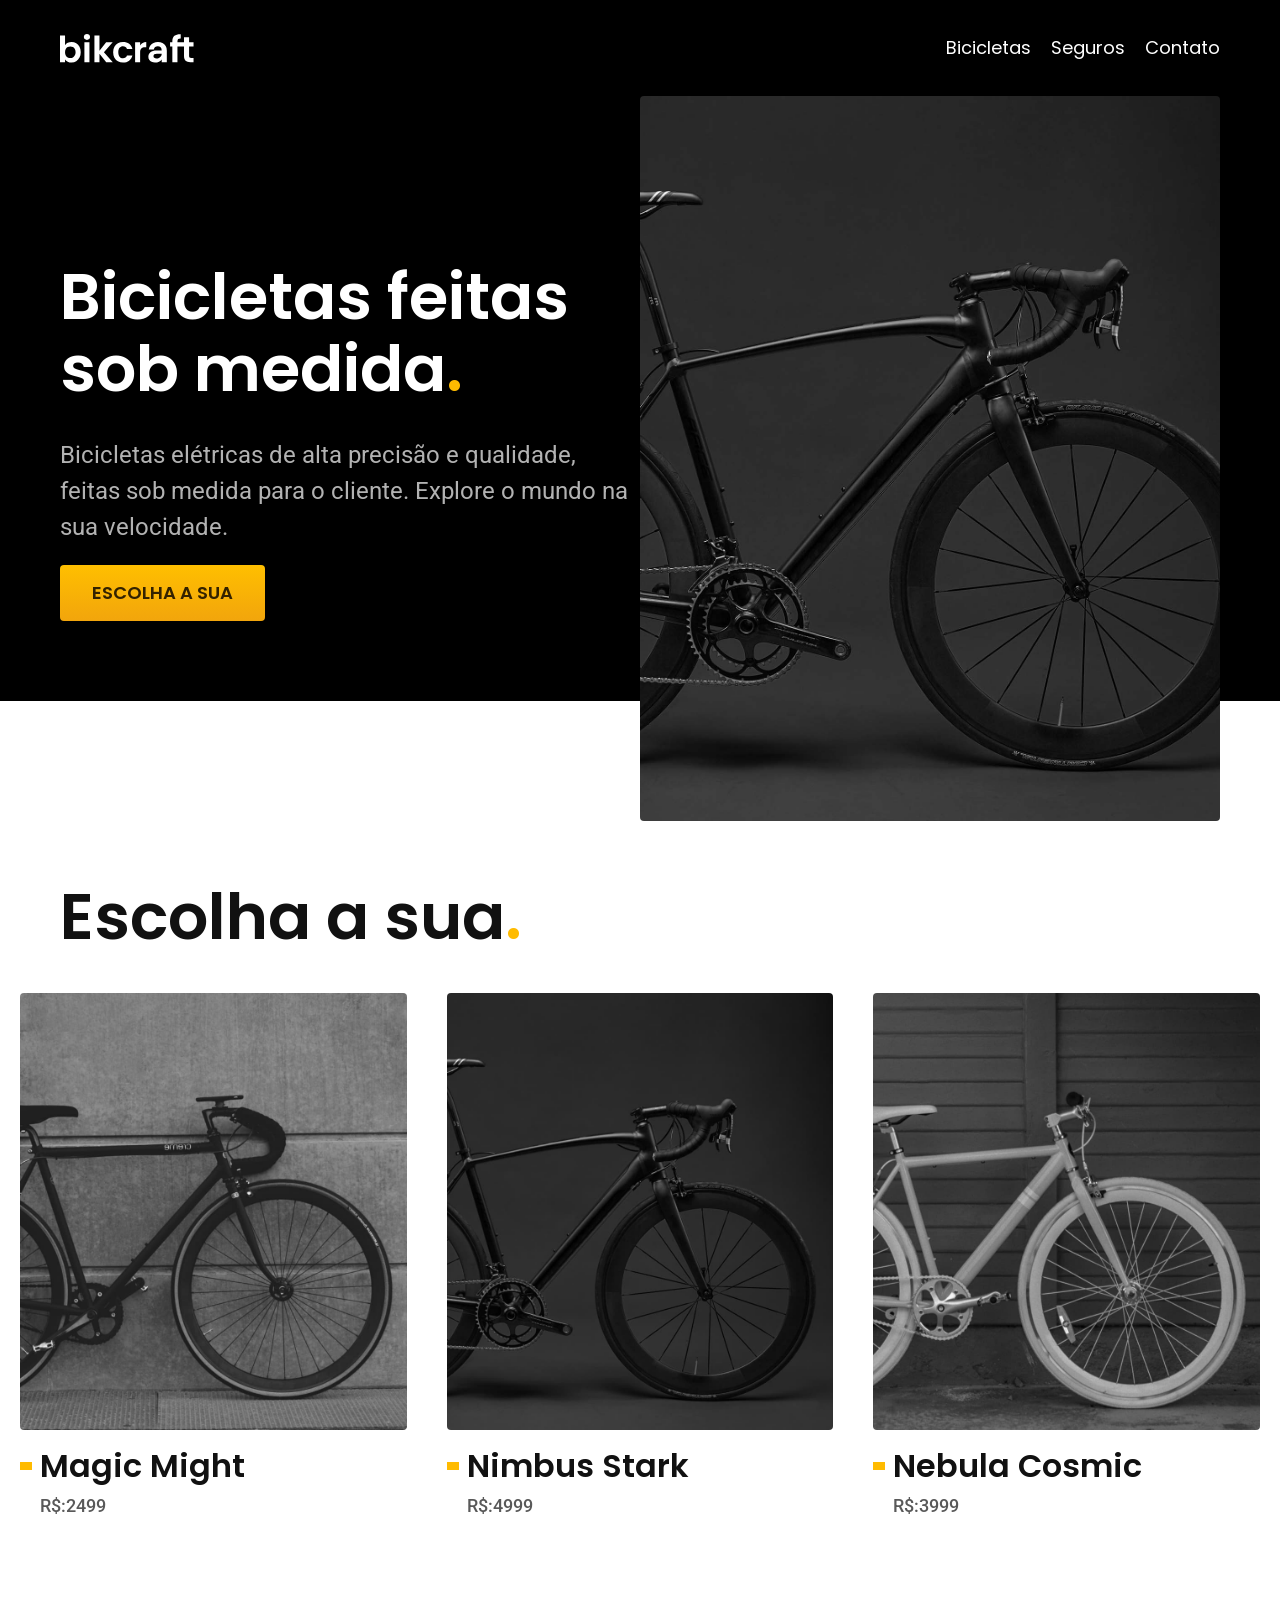
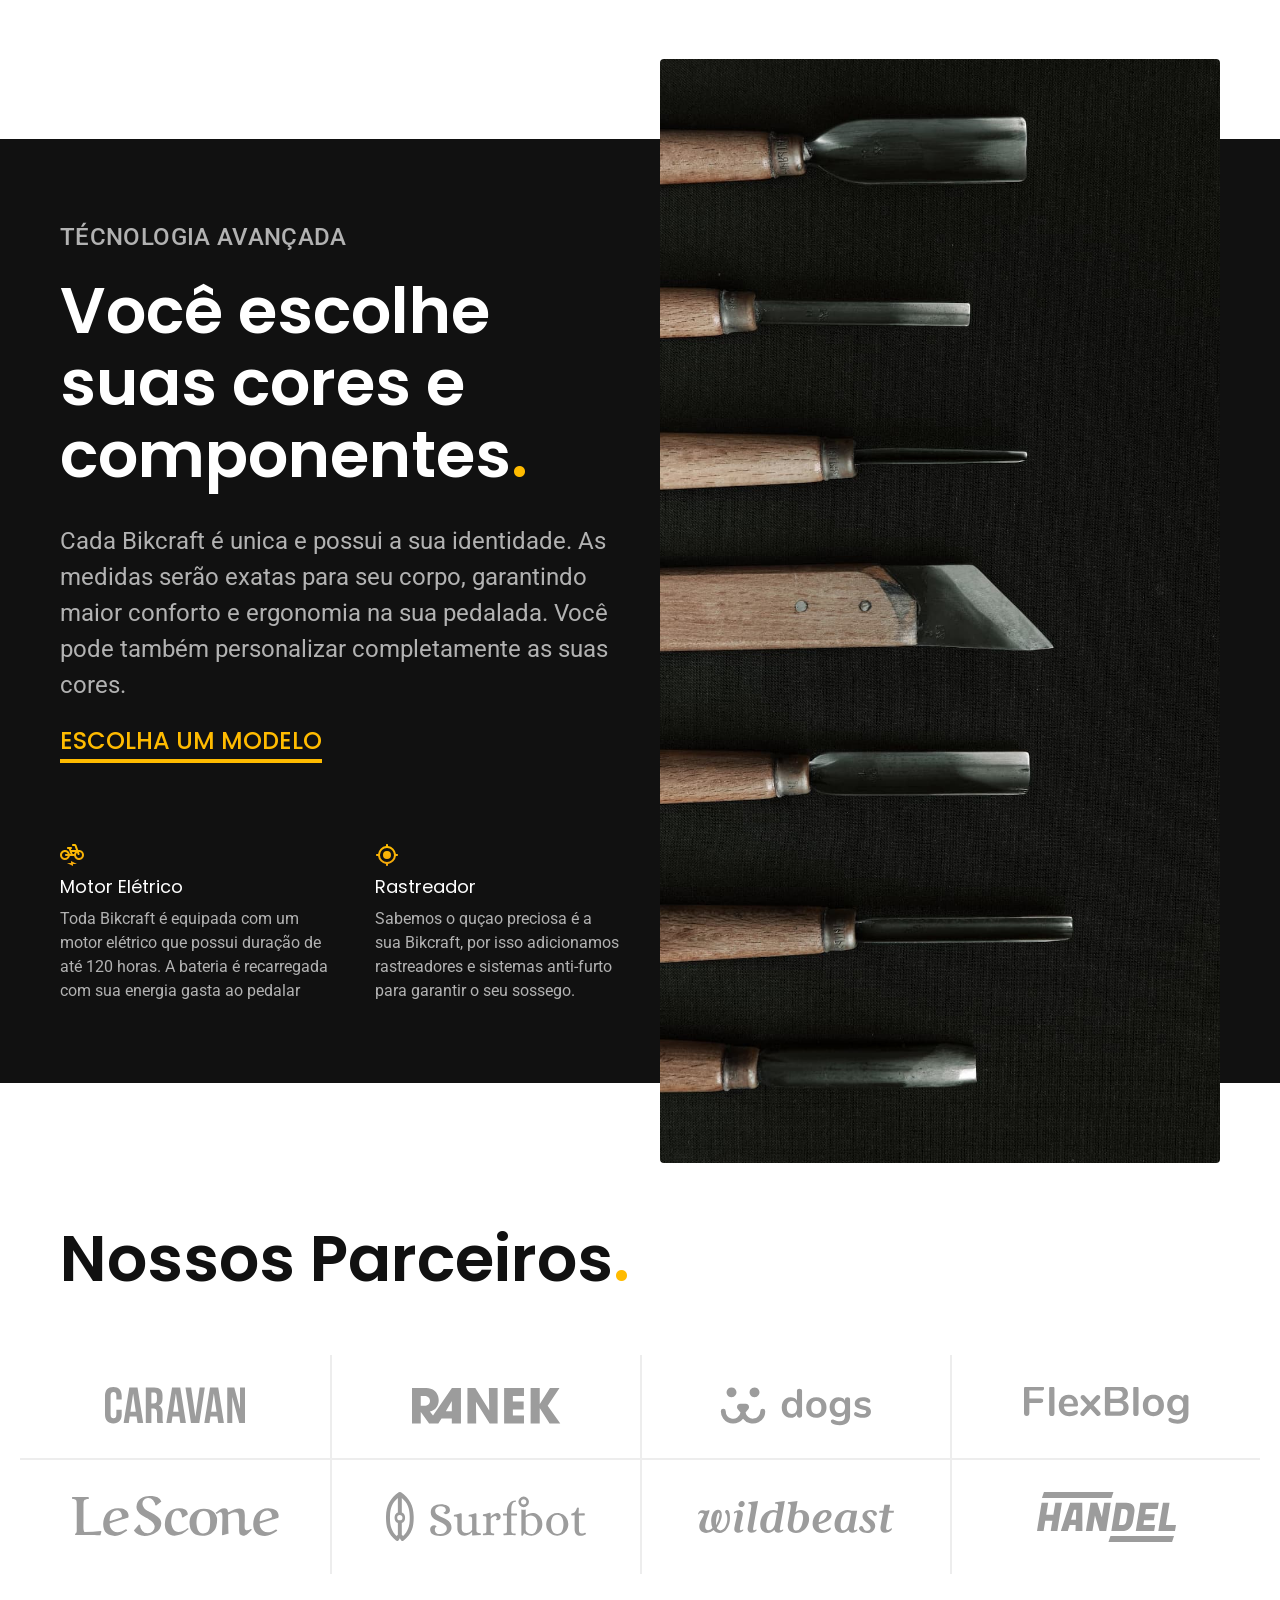
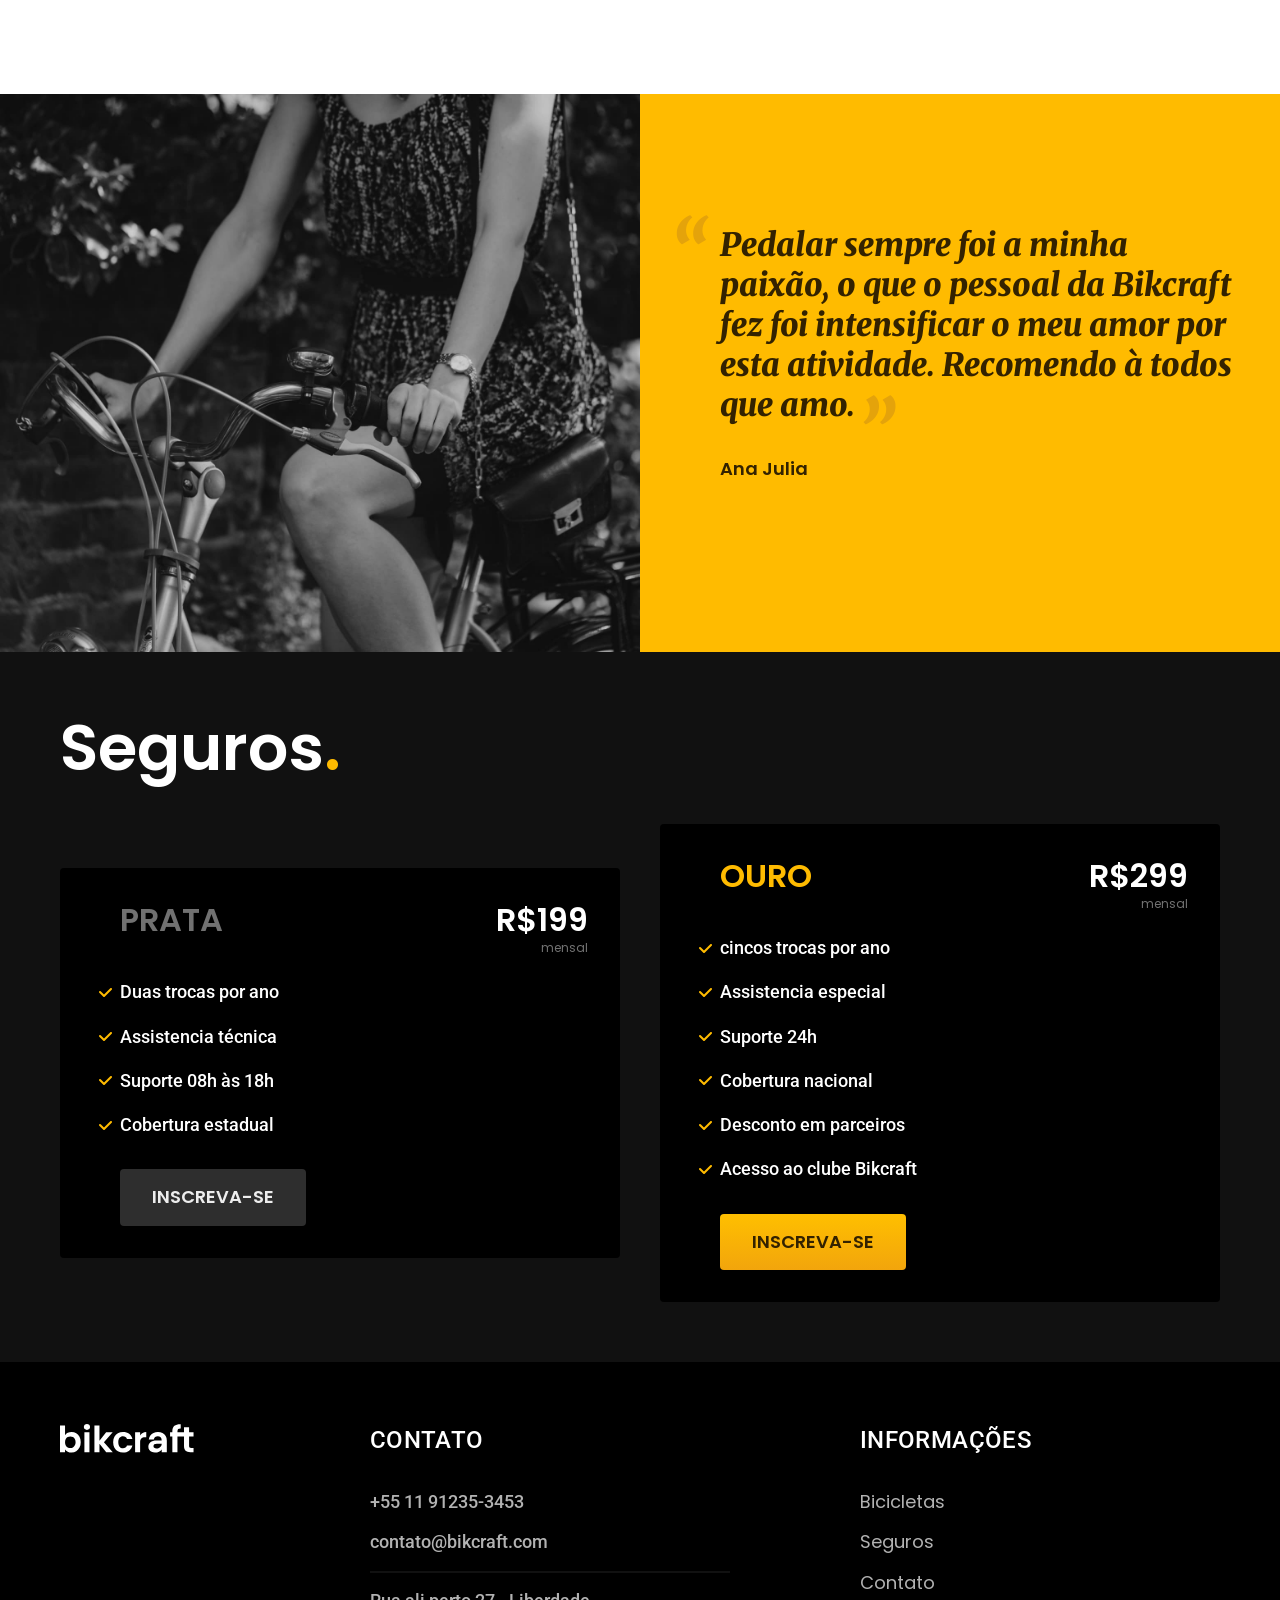
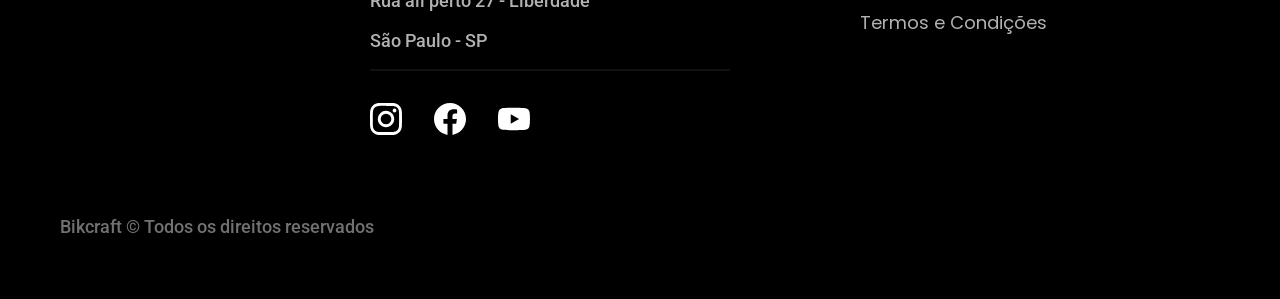
<file: index.html>
<!DOCTYPE html>
<html lang="pt-br">

<head>
  <meta charset="UTF-8">
  <meta name="viewport" content="width=device-width, initial-scale=1.0">
  <meta name="description" content="Bicicletas elétricas de alta precisão e qualidade, feitas sob medida para o cliente. Explore o mundo na sua velocidade.">
  <title>Bikcraft - Bicicletas Elétricas</title>
  <link rel="stylesheet" href="/css/style.css">

  <link rel="preconnect" href="https://fonts.googleapis.com">
  <link rel="preconnect" href="https://fonts.gstatic.com" crossorigin>
  <link href="https://fonts.googleapis.com/css2?family=Merriweather:ital,opsz,wght@1,18..144,900&family=Poppins:wght@400;600&family=Roboto:ital,wght@0,100..900;1,100..900&display=swap" rel="stylesheet">
</head>

<body>
  <header class="header_bg">
    <div class="header container">
      <a href="./">
        <img src="img/bikcraft.svg" alt="Bikcraft"></a>
      <nav aria-label="primaria">
        <ul class="header_menu font_1_m cor_0">
          <li><a href="bicicletas.html">Bicicletas</a></li>
          <li><a href="seguros.html">Seguros</a></li>
          <li><a href="contato.html">Contato</a></li>
        </ul>
      </nav>
    </div>
  </header>

  <main class="introducao_bg">
    <div class="introducao container">
      <div class="introducao_conteudo">
        <h1 class="font_1_xxl cor_0">Bicicletas feitas sob medida<span class="cor_p1">.</span></h1>
        <p class="font_2_l cor_5">Bicicletas elétricas de alta precisão e qualidade, feitas sob medida para o cliente. Explore o mundo na sua velocidade.</p>
        <a class="botao" href="./bicicletas.html">Escolha a sua</a>
      </div>
      <div>
        <img src="/img/fotos/introducao.jpg" alt="bicicleta preta">
      </div>
    </div>
  </main>
  <article class="bicicletas_lista">
    <h2 class="container font_1_xxl">Escolha a sua<span class="cor_p1">.</span></h2>
    <ul>
      <li>
        <a href="./bicicletas/magic.html">
          <img src="./img/bicicletas/magic-home.jpg">
          <h3 class="font_1_xl">Magic Might</h3>
          <span class="font_2_m cor_8">R$:2499</span>
        </a>
      </li>
      <li>
        <a href="./bicicletas/nimbus.html">
          <img src="./img/bicicletas/nimbus-home.jpg">
          <h3 class="font_1_xl">Nimbus Stark</h3>
          <span class="font_2_m cor_8">R$:4999</span>
        </a>
      </li>
      <li>
        <a href="./bicicletas/Nebula.html">
          <img src="./img/bicicletas/nebula-home.jpg">
          <h3 class="font_1_xl">Nebula Cosmic</h3>
          <span class="font_2_m cor_8">R$:3999</span>
        </a>
      </li>
    </ul>
  </article>
  <article class="tecnologia_bg">
    <div class="tecnologia container">
      <div class="tecnologia_conteudo">
        <span class="font_2_l_b cor_5">Técnologia avançada</span>
        <h2 class="font_1_xxl cor_0">Você escolhe suas cores e componentes<span class="cor_p1">.</span></h2>
        <p class="font_2_l cor_5">Cada Bikcraft é unica e possui a sua identidade. As medidas serão exatas para seu corpo, garantindo maior conforto e ergonomia na sua pedalada. Você pode também personalizar completamente as suas cores.</p>
        <a class="link" href="./bicicletas.html">Escolha um modelo</a>
        <div class="tecnologia_vantagens">
          <div>
            <img src="./img/icones/eletrica.svg">
            <h3 class="font_1_m cor_0">Motor Elétrico</h3>
            <p class="font_2_s cor_5">Toda Bikcraft é equipada com um motor elétrico que possui duração de até 120 horas. A bateria é recarregada com sua energia gasta ao pedalar</p>
          </div>
          <div>
            <img src="./img/icones/rastreador.svg">
            <h3 class="font_1_m cor_0">Rastreador</h3>
            <p class="font_2_s cor_5">Sabemos o quçao preciosa é a sua Bikcraft, por isso adicionamos rastreadores e sistemas anti-furto para garantir o seu sossego.</p>
          </div>
        </div>
      </div>
      <div class="tecnologia_imagem">
        <img src="./img/fotos/tecnologia.jpg">
      </div>
    </div>
  </article>
  <section class="parceiros" aria-label="Nossos Parceiros">
    <h2 class="container font_1_xxl">Nossos Parceiros<span class="cor_p1">.</span></h2>
    <Ul>
      <li><img src="./img/parceiros/caravan.svg"></li>
      <li><img src="./img/parceiros/ranek.svg"></li>
      <li><img src="./img/parceiros/dogs.svg"></li>
      <li><img src="./img/parceiros/flexblog.svg"></li>
      <li><img src="./img/parceiros/lescone.svg"></li>
      <li><img src="./img/parceiros/surfbot.svg"></li>
      <li><img src="./img/parceiros/wildbeast.svg"></li>
      <li><img src="./img/parceiros/handel.svg"></li>
    </Ul>
  </section>
  <section class="depoimento" aria-label="depoimento">
    <div>
      <img src="./img/fotos/depoimento.jpg">
    </div>
    <div class="depoimento_conteudo">
      <blockquote class="font_1_xl cor_p5">
        <p>Pedalar sempre foi a minha paixão, o que o pessoal da Bikcraft fez foi intensificar o meu amor por esta atividade. Recomendo à todos que amo.</p>
      </blockquote>
      <span class="font_1_m_b cor_p5">Ana Julia</span>
    </div>
  </section>
  <article class="seguros_bg">
    <div class="seguros container">
      <h2 class="font_1_xxl cor_0">Seguros<span class="cor_p1">.</span></h2>
      <div class="seguros_item">
        <h3 class="font_1_xl cor_6">PRATA</h3>
        <span class="font_1_xl cor_0">R$199 <span class="font_1_xs cor_6">mensal</span></span>
        <ul class="font_2_m cor_0">
          <li>Duas trocas por ano</li>
          <li>Assistencia técnica</li>
          <li>Suporte 08h às 18h</li>
          <li>Cobertura estadual</li>
        </ul>
        <a class="botao secundario" href="./orcamento.html">Inscreva-se</a>
      </div>
      <div class="seguros_item">
        <h3 class="font_1_xl cor_p1">OURO</h3>
        <span class="font_1_xl cor_0">R$299 <span class="font_1_xs cor_6">mensal</span></span>
        <ul class="font_2_m cor_0">
          <li>cincos trocas por ano</li>
          <li>Assistencia especial</li>
          <li>Suporte 24h</li>
          <li>Cobertura nacional</li>
          <li>Desconto em parceiros</li>
          <li>Acesso ao clube Bikcraft</li>
        </ul>
        <a class="botao" href="./orcamento.html">Inscreva-se</a>
      </div>
    </div>
  </article>

  <footer class="footer_bg">
    <div class="footer container">
      <img src="./img/bikcraft.svg" alt="Bikcraft">
      <div class="footer_contato">
        <h3 class="font_2_l_b cor_0">Contato</h3>
        <ul class="font_2_m cor_5">
          <li><a href="tel:+5511912353453 ">+55 11 91235-3453</a></li>
          <li><a href="mailto:contato@bikcraft.com">contato@bikcraft.com</a></li>
          <li>Rua ali perto 27 - Liberdade</li>
          <li>São Paulo - SP</li>
        </ul>
        <div class="footer_redes">
          <a href="./">
            <img src="./img/redes/instagram.svg" alt="instagram">
          </a>
          <a href="./">
            <img src="./img/redes/facebook.svg" alt="facebook">
          </a>
          <a href="./">
            <img src="./img/redes/youtube.svg" alt="youtube">
          </a>
        </div>
      </div>
      <div class="footer_informacoes">
        <h3 class="font_2_l_b cor_0">Informações</h3>
        <nav>
          <ul class="font_1_m cor_5">
            <li><a href="bicicletas.html">Bicicletas</a></li>
            <li><a href="seguros.html">Seguros</a></li>
            <li><a href="contato.html">Contato</a></li>
            <li><a href="termos.html">Termos e Condições</a></li>
          </ul>
        </nav>
      </div>
      <p class="footer_copy font_2_m cor_6">Bikcraft © Todos os direitos reservados</p>
    </div>
  </footer>
</body>

</html>
</file>
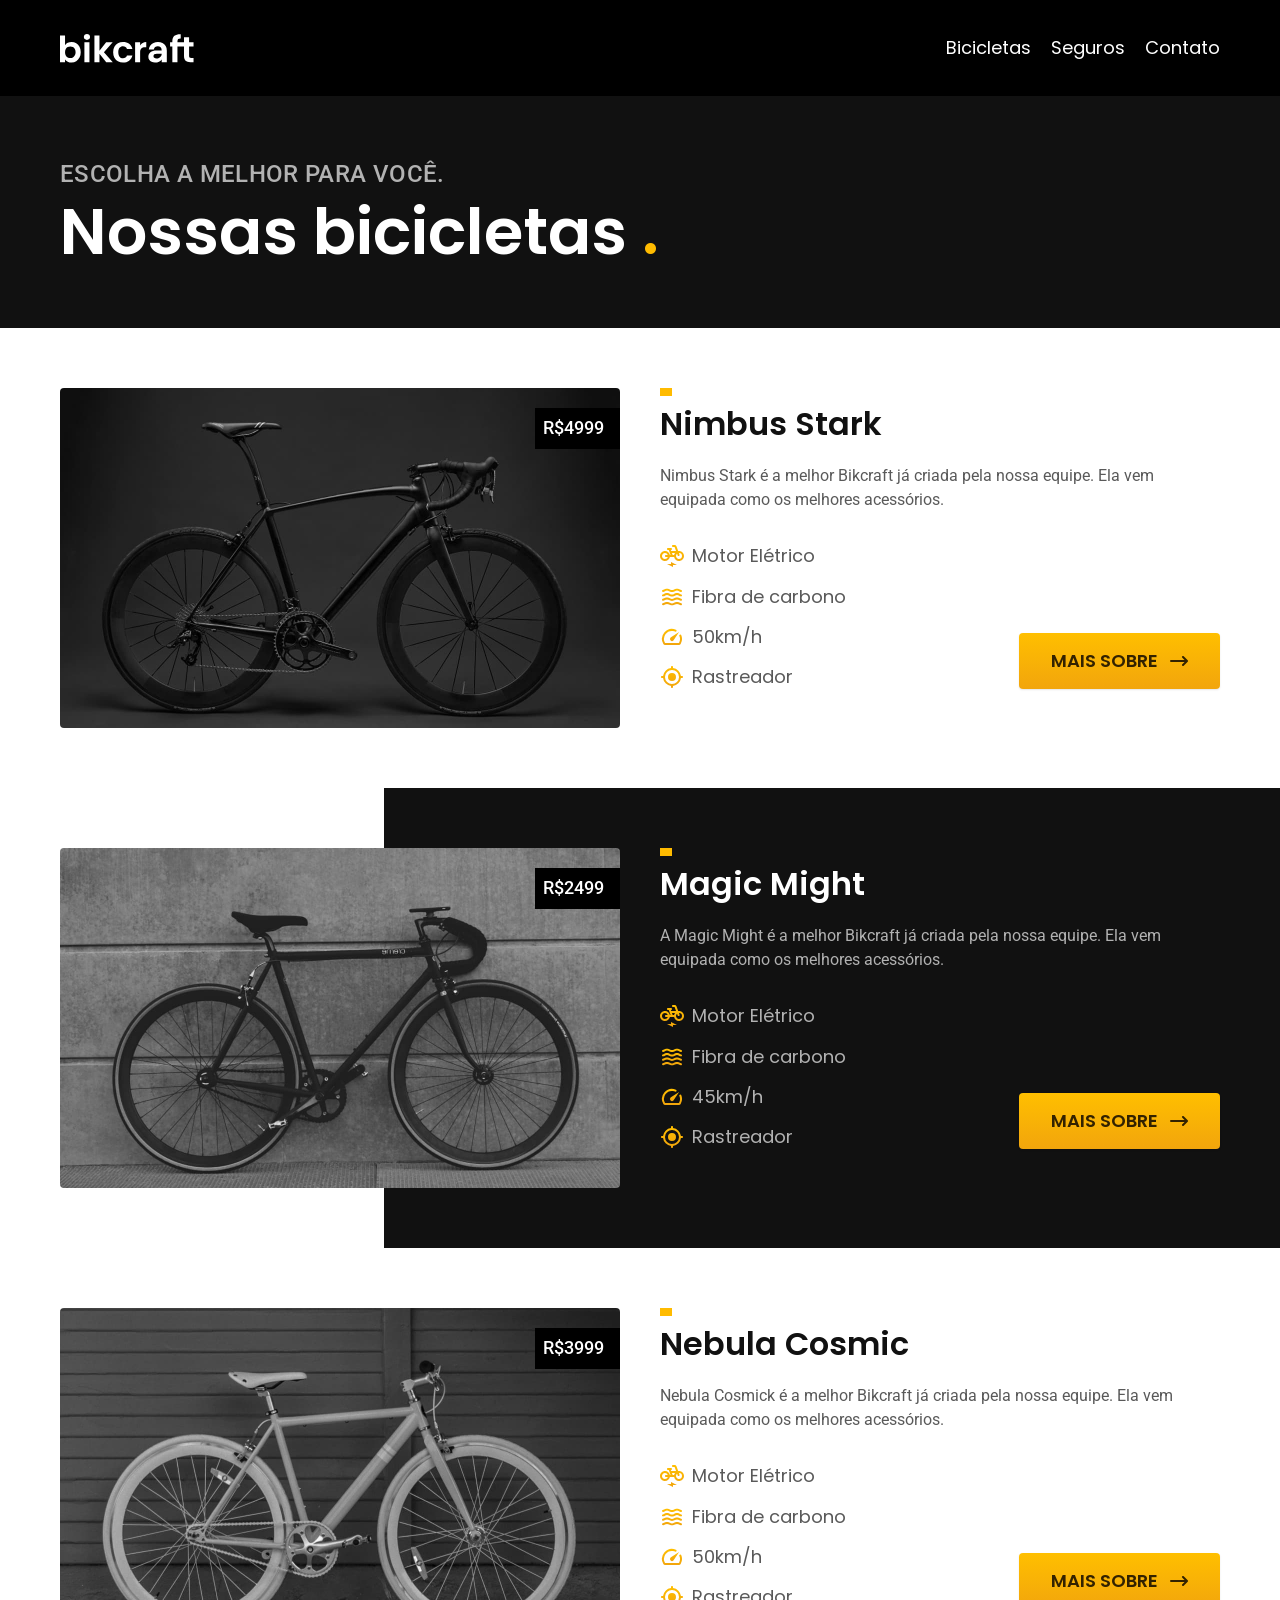
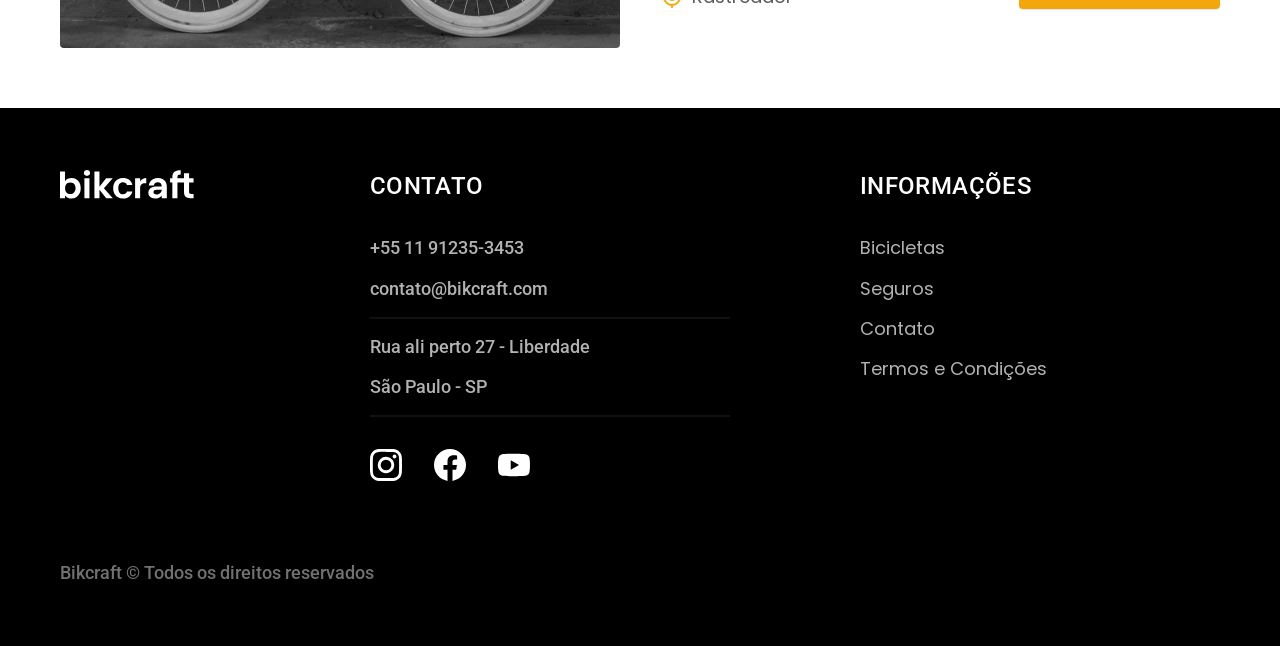
<file: bicicletas.html>
<!DOCTYPE html>
<html lang="pt-br">

<head>
  <meta charset="UTF-8">
  <meta name="viewport" content="width=device-width, initial-scale=1.0">
  <meta name="description" content="Bicicletas">
  <title>Bicicletas | Bikcraft</title>
  <link rel="stylesheet" href="/css/style.css">

  <link rel="preconnect" href="https://fonts.googleapis.com">
  <link rel="preconnect" href="https://fonts.gstatic.com" crossorigin>
  <link href="https://fonts.googleapis.com/css2?family=Merriweather:ital,opsz,wght@1,18..144,900&family=Poppins:wght@400;600&family=Roboto:ital,wght@0,100..900;1,100..900&display=swap" rel="stylesheet">
</head>

<body id="bicicletas">
  <header class="header_bg">
    <div class="header container">
      <a href="./">
        <img src="./img/bikcraft.svg" alt="Bikcraft"></a>
      <nav aria-label="primaria">
        <ul class="header_menu font_1_m cor_0">
          <li><a href="bicicletas.html">Bicicletas</a></li>
          <li><a href="seguros.html">Seguros</a></li>
          <li><a href="contato.html">Contato</a></li>
        </ul>
      </nav>
    </div>
  </header>

  <main>
    <div class="titulo_bg">
      <div class="titulo container">
        <p class="font_2_l_b cor_5">Escolha a melhor para você.</p>
        <h1 class="font_1_xxl cor_0">Nossas bicicletas <span class="cor_p1">.</span></h1>
      </div>
    </div>

    <div class="bicicletas container">
      <div class="bicicletas_imagem">
        <img src="./img/bicicletas/nimbus.jpg" alt="Nimbus">
        <span class="font_2_m cor_0">R$4999</span>
      </div>
      <div class="bicicletas_conteudo">
        <h2 class="font_1_xl">Nimbus Stark</h2>
        <p class="font_2_s cor_8"> Nimbus Stark é a melhor Bikcraft já criada pela nossa equipe. Ela vem equipada como os melhores acessórios.</p>
        <ul class=" font_1_m cor_8">
          <li><img src="./img/icones/eletrica.svg" alt="">
            Motor Elétrico
          </li>
          <li><img src="./img/icones/carbono.svg" alt="">
            Fibra de carbono
          </li>
          <li><img src="./img/icones/velocidade.svg" alt="">
            50km/h
          </li>
          <li><img src="./img/icones/rastreador.svg" alt="">
            Rastreador
          </li>
        </ul>
        <a class="botao seta" href="./bicicletas/nimbus.html">Mais sobre</a>
      </div>
    </div>


    <div class="bicicletas_bg">
      <div class="bicicletas container">
        <div class="bicicletas_imagem">
          <img src="./img/bicicletas/magic.jpg" alt="Nimbus">
          <span class="font_2_m cor_0">R$2499</span>
        </div>
        <div class="bicicletas_conteudo">
          <h2 class="font_1_xl cor_0">Magic Might</h2>
          <p class="font_2_s cor_5">A Magic Might é a melhor Bikcraft já criada pela nossa equipe. Ela vem equipada como os melhores acessórios.</p>
          <ul class="font_1_m cor_5">
            <li><img src="./img/icones/eletrica.svg" alt="">
              Motor Elétrico
            </li>
            <li><img src="./img/icones/carbono.svg" alt="">
              Fibra de carbono
            </li>
            <li><img src="./img/icones/velocidade.svg" alt="">
              45km/h
            </li>
            <li><img src="./img/icones/rastreador.svg" alt="">
              Rastreador
            </li>
          </ul>
          <a class="botao seta" href="./bicicletas/magic.html">Mais sobre</a>
        </div>
      </div>
    </div>

    <div class="bicicletas container">
      <div class="bicicletas_imagem">
        <img src="./img/bicicletas/nebula.jpg" alt="Nimbus">
        <span class="font_2_m cor_0">R$3999</span>
      </div>
      <div class="bicicletas_conteudo">
        <h2 class="font_1_xl">Nebula Cosmic</h2>
        <p class="font_2_s cor_8">Nebula Cosmick é a melhor Bikcraft já criada pela nossa equipe. Ela vem equipada como os melhores acessórios.</p>
        <ul class=" font_1_m cor_8">
          <li><img src="./img/icones/eletrica.svg" alt="">
            Motor Elétrico
          </li>
          <li><img src="./img/icones/carbono.svg" alt="">
            Fibra de carbono
          </li>
          <li><img src="./img/icones/velocidade.svg" alt="">
            50km/h
          </li>
          <li><img src="./img/icones/rastreador.svg" alt="">
            Rastreador
          </li>
        </ul>
        <a class="botao seta" href="./bicicletas/nebula.html">Mais sobre</a>
      </div>
    </div>

  </main>

  <footer class="footer_bg">
    <div class="footer container">
      <img src="./img/bikcraft.svg" alt="Bikcraft">
      <div class="footer_contato">
        <h3 class="font_2_l_b cor_0">Contato</h3>
        <ul class="font_2_m cor_5">
          <li><a href="tel:+5511912353453 ">+55 11 91235-3453</a></li>
          <li><a href="mailto:contato@bikcraft.com">contato@bikcraft.com</a></li>
          <li>Rua ali perto 27 - Liberdade</li>
          <li>São Paulo - SP</li>
        </ul>
        <div class="footer_redes">
          <a href="./">
            <img src="./img/redes/instagram.svg" alt="instagram">
          </a>
          <a href="./">
            <img src="./img/redes/facebook.svg" alt="facebook">
          </a>
          <a href="./">
            <img src="./img/redes/youtube.svg" alt="youtube">
          </a>
        </div>
      </div>
      <div class="footer_informacoes">
        <h3 class="font_2_l_b cor_0">Informações</h3>
        <nav>
          <ul class="font_1_m cor_5">
            <li><a href="bicicletas.html">Bicicletas</a></li>
            <li><a href="seguros.html">Seguros</a></li>
            <li><a href="contato.html">Contato</a></li>
            <li><a href="./termos.html">Termos e Condições</a></li>
          </ul>
        </nav>
      </div>
      <p class="footer_copy font_2_m cor_6">Bikcraft © Todos os direitos reservados</p>
    </div>
  </footer>
</body>

</html>
</file>
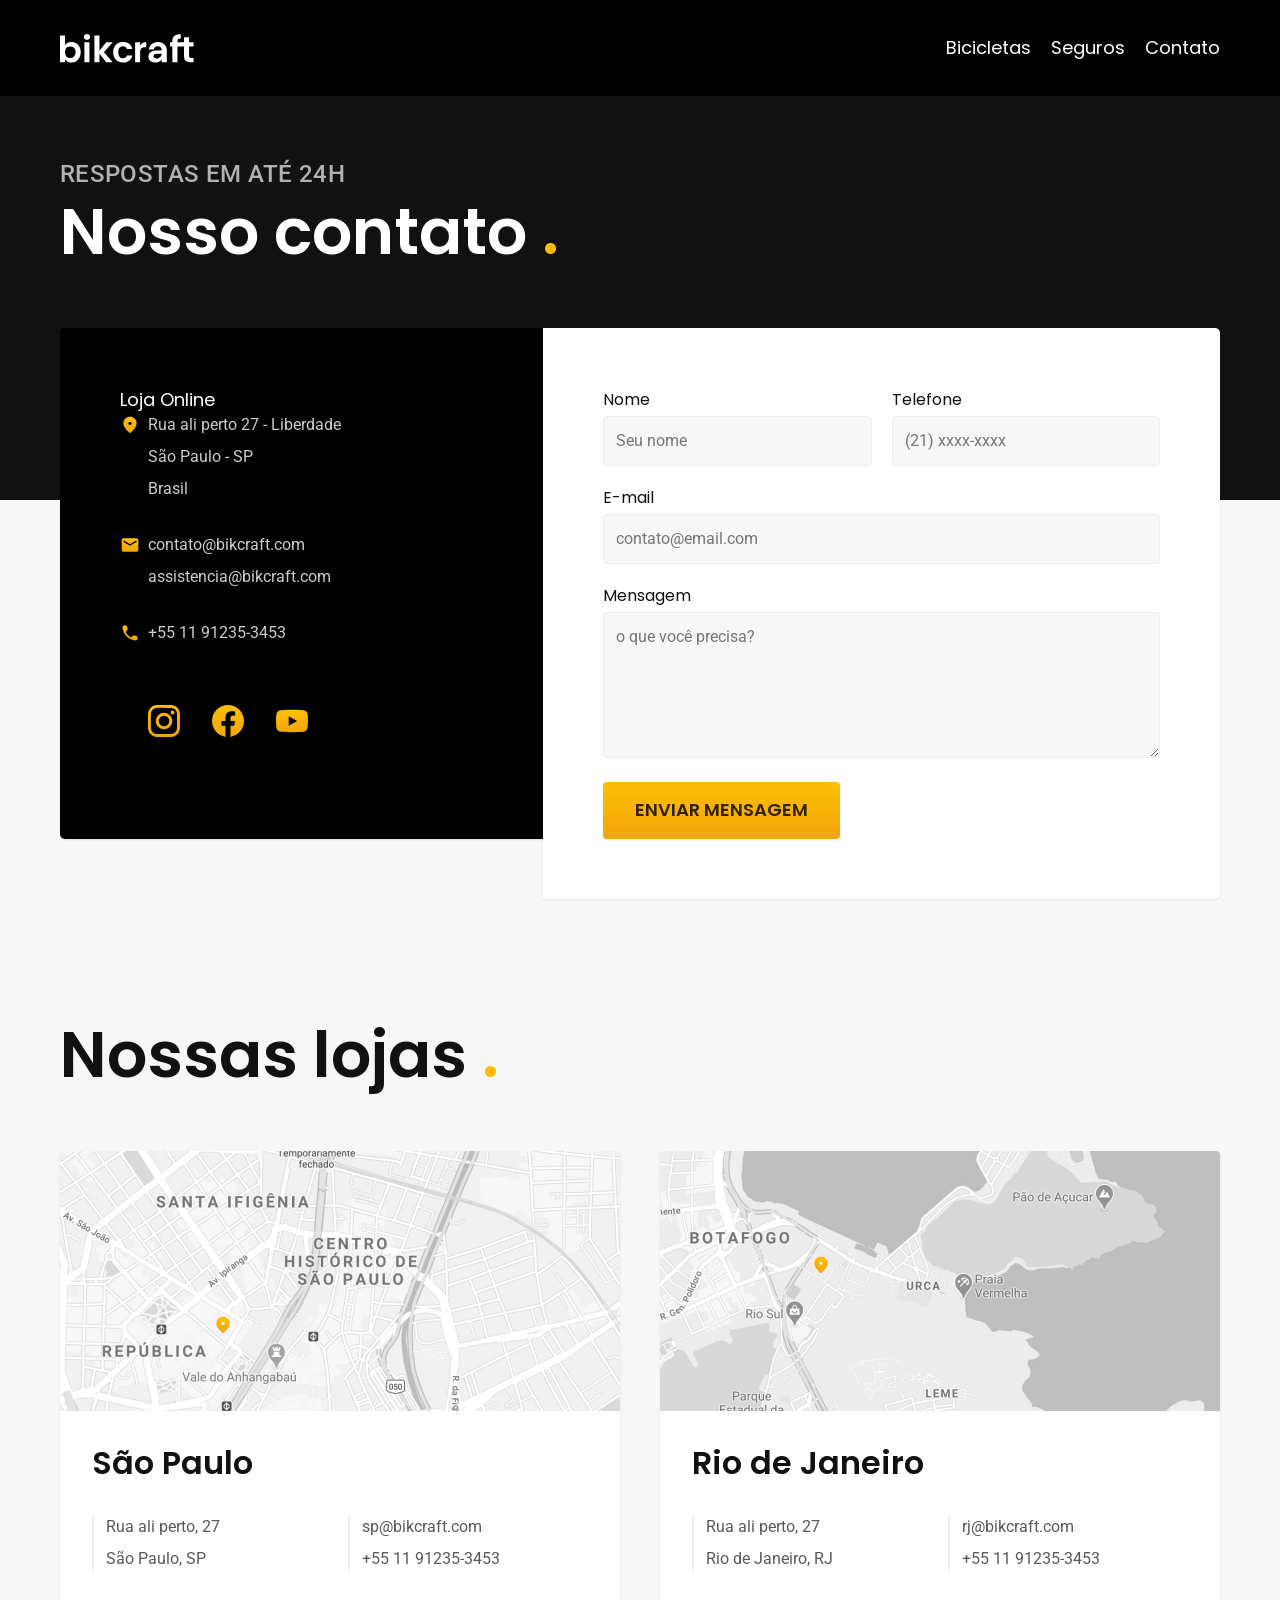
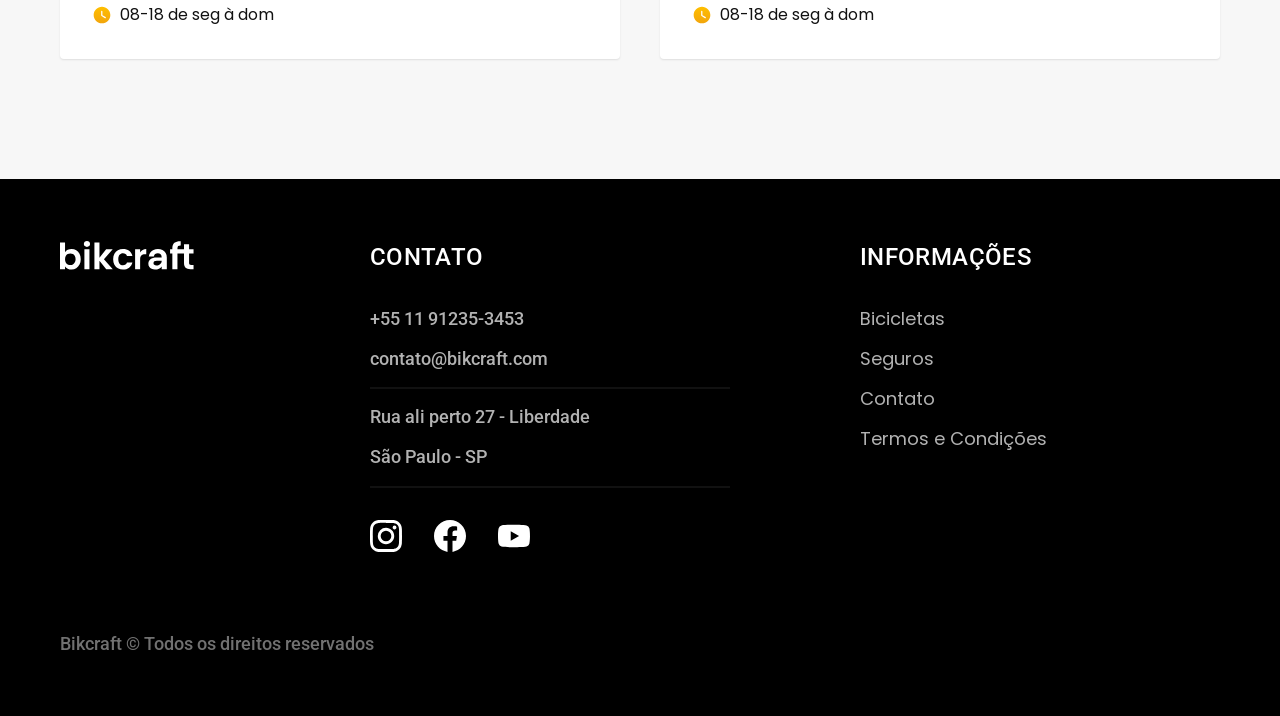
<file: contato.html>
<!DOCTYPE html>
<html lang="pt-br">

<head>
  <meta charset="UTF-8">
  <meta name="viewport" content="width=device-width, initial-scale=1.0">
  <meta name="description" content="Termos e condições">
  <title>Contato | Bikcraft</title>
  <link rel="stylesheet" href="/css/style.css">

  <link rel="preconnect" href="https://fonts.googleapis.com">
  <link rel="preconnect" href="https://fonts.gstatic.com" crossorigin>
  <link href="https://fonts.googleapis.com/css2?family=Merriweather:ital,opsz,wght@1,18..144,900&family=Poppins:wght@400;600&family=Roboto:ital,wght@0,100..900;1,100..900&display=swap" rel="stylesheet">
</head>

<body id="contato">
  <header class="header_bg">
    <div class="header container">
      <a href="./">
        <img src="img/bikcraft.svg" alt="Bikcraft"></a>
      <nav aria-label="primaria">
        <ul class="header_menu font_1_m cor_0">
          <li><a href="bicicletas.html">Bicicletas</a></li>
          <li><a href="seguros.html">Seguros</a></li>
          <li><a href="contato.html">Contato</a></li>
        </ul>
      </nav>
    </div>
  </header>

  <main>
    <div class="titulo_bg">
      <div class="titulo container">
        <p class="font_2_l_b cor_5">Respostas em até 24h</p>
        <h1 class="font_1_xxl cor_0">Nosso contato <span class="cor_p1">.</span></h1>
      </div>
    </div>


    <div class="contato container">
      <section class="contato_dados" aria-label="Endereço">
        <h2 class="font_1_m cor_0">Loja Online</h2>
        <div class="contato_endereco font_2_s cor_4">
          <p>Rua ali perto 27 - Liberdade</p>
          <p>São Paulo - SP</p>
          <p>Brasil</p>
        </div>
        <address class="contato_meios font_2_s cor_4">
          <a href="mailto:contato@bikcraft.com">contato@bikcraft.com</a>
          <a href="mailto:assistencia@bikcraft.com">assistencia@bikcraft.com</a>
          <a href="tel:+5511912353453 ">+55 11 91235-3453</a>
        </address>
        <div class="contato_redes">
          <a href="./">
            <img src="./img/redes/instagram-p.svg" alt="instagram">
          </a>
          <a href="./">
            <img src="./img/redes/facebook-p.svg" alt="facebook">
          </a>
          <a href="./">
            <img src="./img/redes/youtube-p.svg" alt="youtube">
          </a>
        </div>
      </section>
      <section class="contato_formulario" aria-label="Formulario">
        <form class="form" action="./contato.html">
          <div>
            <label for="nome">Nome</label>
            <input type="text" id="nome" name="nome" placeholder="Seu nome">
          </div>
          <div>
            <label for="telefone">Telefone</label>
            <input type="text" id="nome" name="nome" placeholder="(21) xxxx-xxxx">
          </div>
          <div class="col_2">
            <label for="email">E-mail</label>
            <input type="email" id="email" name="email" placeholder="contato@email.com">
          </div>
          <div class="col_2">
            <label for="Mensagem">Mensagem</label>
            <textarea rows="5" id="mensagem" name="mensagem" placeholder="o que você precisa?"></textarea>
          </div>
          <button class="botao col_2">Enviar Mensagem</button>
        </form>
      </section>
    </div>
  </main>
  <article class="lojas container">
    <h2 class="font_1_xxl">Nossas lojas <span class="cor_p1">.</span></h2>
    <div class="lojas_item">
      <img src="./img/lojas/sp.jpg" alt="">
      <div class="lojas_conteudo">
        <h3 class="font_1_xl">São Paulo</h3>
        <div class="lojas_dados font_2_s cor_8">
          <p>Rua ali perto, 27</p>
          <p>São Paulo, SP</p>
        </div>
        <div class="lojas_dados font_2_s cor_8">
          <a href="mailto:sp@bikcraft.com">sp@bikcraft.com</a>
          <a href="tel:+5511912353453 ">+55 11 91235-3453</a>
        </div>
        <p class="lojas_tempo font_1_s"><img src="./img/icones/horario.svg" alt=""> 08-18 de seg à dom</p>
      </div>
    </div>

    <div class="lojas_item">
      <img src="./img/lojas/rj.jpg" alt="">
      <div class="lojas_conteudo">
        <h3 class="font_1_xl">Rio de Janeiro</h3>
        <div class="lojas_dados font_2_s cor_8">
          <p>Rua ali perto, 27</p>
          <p>Rio de Janeiro, RJ</p>
        </div>
      <div class="lojas_dados font_2_s cor_8">
        <a href="mailto:rj@bikcraft.com">rj@bikcraft.com</a>
        <a href="tel:+5521912353453 ">+55 11 91235-3453</a>
      </div>
      <p class="lojas_tempo font_1_s"><img src="./img/icones/horario.svg" alt=""> 08-18 de seg à dom</p>
    </div>
    </div>
  </article>
  <footer class="footer_bg">
    <div class="footer container">
      <img src="./img/bikcraft.svg" alt="Bikcraft">
      <div class="footer_contato">
        <h3 class="font_2_l_b cor_0">Contato</h3>
        <ul class="font_2_m cor_5">
          <li><a href="tel:+5511912353453 ">+55 11 91235-3453</a></li>
          <li><a href="mailto:contato@bikcraft.com">contato@bikcraft.com</a></li>
          <li>Rua ali perto 27 - Liberdade</li>
          <li>São Paulo - SP</li>
        </ul>
        <div class="footer_redes">
          <a href="./">
            <img src="./img/redes/instagram.svg" alt="instagram">
          </a>
          <a href="./">
            <img src="./img/redes/facebook.svg" alt="facebook">
          </a>
          <a href="./">
            <img src="./img/redes/youtube.svg" alt="youtube">
          </a>
        </div>
      </div>
      <div class="footer_informacoes">
        <h3 class="font_2_l_b cor_0">Informações</h3>
        <nav>
          <ul class="font_1_m cor_5">
            <li><a href="bicicletas.html">Bicicletas</a></li>
            <li><a href="seguros.html">Seguros</a></li>
            <li><a href="contato.html">Contato</a></li>
            <li><a href="./termos.html">Termos e Condições</a></li>
          </ul>
        </nav>
      </div>
      <p class="footer_copy font_2_m cor_6">Bikcraft © Todos os direitos reservados</p>
    </div>
  </footer>
</body>

</html>
</file>
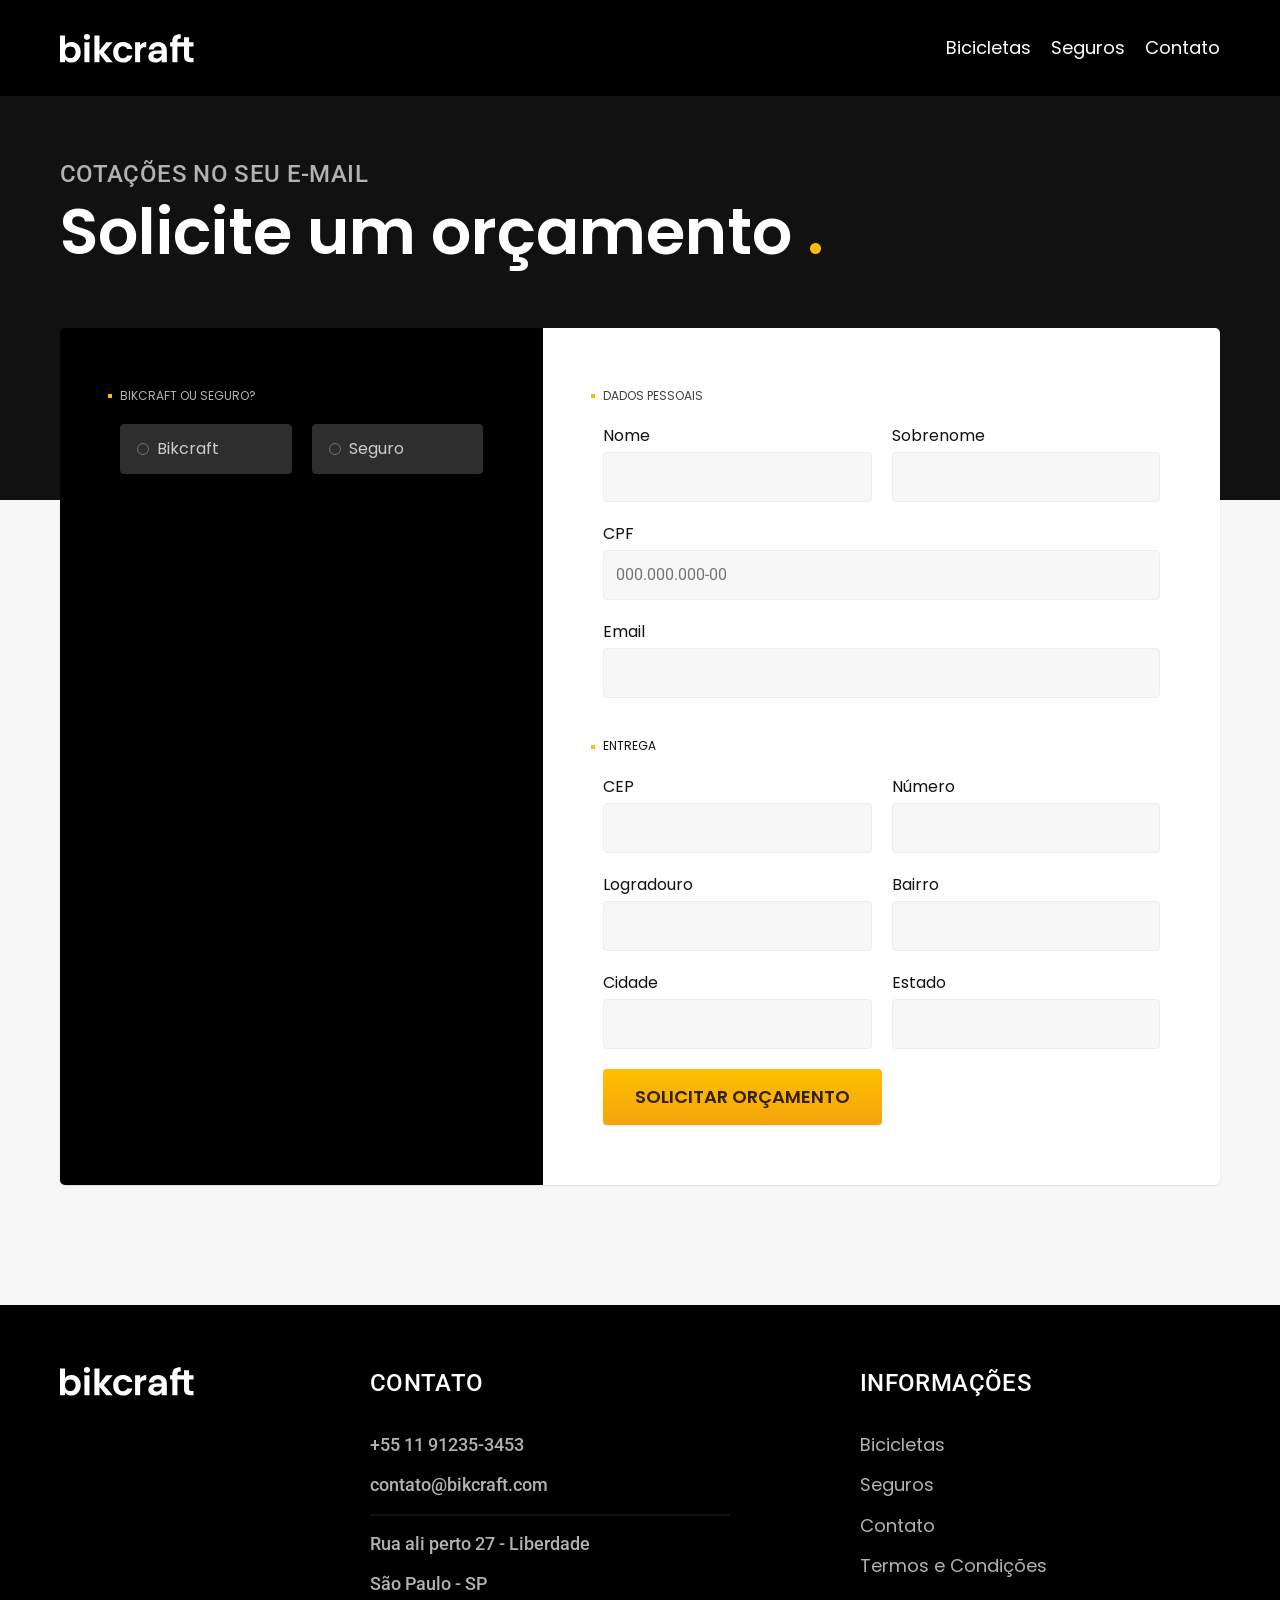
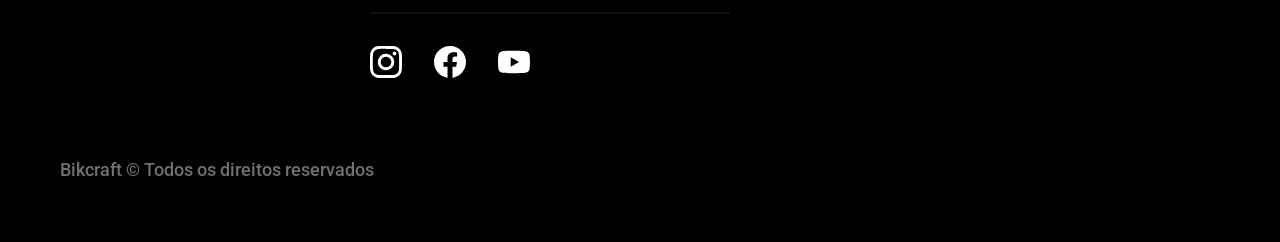
<file: orcamento.html>
<!DOCTYPE html>
<html lang="pt-br">

<head>
  <meta charset="UTF-8">
  <meta name="viewport" content="width=device-width, initial-scale=1.0">
  <meta name="description" content="Termos e condições">
  <title>Orçamento | Bikcraft</title>
  <link rel="stylesheet" href="/css/style.css">

  <link rel="preconnect" href="https://fonts.googleapis.com">
  <link rel="preconnect" href="https://fonts.gstatic.com" crossorigin>
  <link href="https://fonts.googleapis.com/css2?family=Merriweather:ital,opsz,wght@1,18..144,900&family=Poppins:wght@400;600&family=Roboto:ital,wght@0,100..900;1,100..900&display=swap" rel="stylesheet">
</head>

<body id="orcamento">
  <header class="header_bg">
    <div class="header container">
      <a href="./">
        <img src="img/bikcraft.svg" alt="Bikcraft"></a>
      <nav aria-label="primaria">
        <ul class="header_menu font_1_m cor_0">
          <li><a href="bicicletas.html">Bicicletas</a></li>
          <li><a href="seguros.html">Seguros</a></li>
          <li><a href="contato.html">Contato</a></li>
        </ul>
      </nav>
    </div>
  </header>

  <main>
    <div class="titulo_bg">
      <div class="titulo container">
        <p class="font_2_l_b cor_5">Cotações no seu E-mail</p>
        <h1 class="font_1_xxl cor_0">Solicite um orçamento <span class="cor_p1">.</span></h1>
      </div>
    </div>
    <form class="orcamento container" action="./orcamento.html">
      <div class="orcamento_produto">
        <h2 class="font_1_xs cor_5">Bikcraft ou Seguro?</h2>

        <input type="radio" name="tipo" value="bikcraft" id="bikcraft">
        <label for="bikcraft">Bikcraft</label>

        <input type="radio" name="tipo" value="seguro" id="seguro">
        <label for="seguro">Seguro</label>

        <div class="orcamento_conteudo" id="orcamento_bikcraft">
          <h2 class="font_1_xs cor_5">Escolha a sua</h2>

          <input type="radio" name="produto" value="nimbus" id="nimbus">
          <label for="nimbus">Nimbus Stark <span>R$ 4999</span></label>
          <div class="orcamento_detalhes">
            <ul class="font_1_xs cor_8">
              <li><img src="./img/icones/eletrica.svg" alt=""> Motor Elétrico</li>
              <li><img src="./img/icones/carbono.svg" alt=""> Fibra de Carbono</li>
              <li><img src="./img/icones/velocidade.svg" alt=""> 50 km/h</li>
              <li><img src="./img/icones/rastreador.svg" alt=""> Rastreador</li>
            </ul>
            <img src="./img/bicicletas/nimbus.jpg" alt="Bicicleta preta">
          </div>

          <input type="radio" name="produto" value="magic" id="magic">
          <label for="magic">Magic Might <span>R$ 2499</span></label>
          <div class="orcamento_detalhes">
            <ul class="font_1_xs cor_8">
              <li><img src="./img/icones/eletrica.svg" alt=""> Motor Elétrico</li>
              <li><img src="./img/icones/carbono.svg" alt=""> Fibra de Carbono</li>
              <li><img src="./img/icones/velocidade.svg" alt=""> 45 km/h</li>
              <li><img src="./img/icones/rastreador.svg" alt=""> Rastreador</li>
            </ul>
            <img src="./img/bicicletas/magic.jpg" alt="Bicicleta preta">
          </div>
          <input type="radio" name="produto" value="nebula" id="nebula">
          <label for="nebula">Nebula Cosmic <span>R$ 3999</span></label>
          <div class="orcamento_detalhes">
            <ul class="font_1_xs cor_8">
              <li><img src="./img/icones/eletrica.svg" alt=""> Motor Elétrico</li>
              <li><img src="./img/icones/carbono.svg" alt=""> Fibra de Carbono</li>
              <li><img src="./img/icones/velocidade.svg" alt=""> 40 km/h</li>
              <li><img src="./img/icones/rastreador.svg" alt=""> Rastreador</li>
            </ul>
            <img src="./img/bicicletas/nebula.jpg" alt="Bicicleta branca">
          </div>

        </div>
        <div class="orcamento_conteudo" id="orcamento_seguro">
          <h2 class="font_1_xs cor_5">Escolha o plano</h2>

          <input type="radio" name="produto" value="prata" id="prata">
          <label for="prata">Prata <span>R$ 199</span></label>

          <input type="radio" name="produto" value="ouro" id="ouro">
          <label for="ouro">Ouro <span>R$ 299</span></label>
        </div>
      </div>
      <div class="orcamento_dados form">
        <h2 class="font_1_xs cor_9 col_2">dados pessoais</h2>
        <div>
          <label for="nome">Nome</label>
          <input type="text" id="nome" name="nome">
        </div>
        <div>
          <label for="sobrenome">Sobrenome</label>
          <input type="text" id="sobrenome" name="sobrenome">
        </div>
        <div class="col_2">
          <label for="cpf">CPF</label>
          <input type="text" id="cpf" name="cpf" placeholder="000.000.000-00">
        </div>
        <div class="col_2">
          <label for="email">Email</label>
          <input type="email" id="email" name="email">
        </div>
        <h2 class="font_1_xs cor9 col_2">entrega</h2>
        <div>
          <label for="cep">CEP</label>
          <input type="text" id="cep" name="cep">
        </div>
        <div>
          <label for="numero">Número</label>
          <input type="text" id="numero" name="numero">
        </div>
        <div>
          <label for="logradouro">Logradouro</label>
          <input type="text" id="logradouro" name="logradouro">
        </div>
        <div>
          <label for="bairro">Bairro</label>
          <input type="text" id="bairro" name="bairro">
        </div>
        <div>
          <label for="cidade">Cidade</label>
          <input type="text" id="cidade" name="cidade">
        </div>
        <div>
          <label for="estado">Estado</label>
          <input type="text" id="estado" name="estado">
        </div>
        <button class="botao col_2">Solicitar Orçamento</button>
      </div>
    </form>
  </main>

  <footer class="footer_bg">
    <div class="footer container">
      <img src="./img/bikcraft.svg" alt="Bikcraft">
      <div class="footer_contato">
        <h3 class="font_2_l_b cor_0">Contato</h3>
        <ul class="font_2_m cor_5">
          <li><a href="tel:+5511912353453 ">+55 11 91235-3453</a></li>
          <li><a href="mailto:contato@bikcraft.com">contato@bikcraft.com</a></li>
          <li>Rua ali perto 27 - Liberdade</li>
          <li>São Paulo - SP</li>
        </ul>
        <div class="footer_redes">
          <a href="./">
            <img src="./img/redes/instagram.svg" alt="instagram">
          </a>
          <a href="./">
            <img src="./img/redes/facebook.svg" alt="facebook">
          </a>
          <a href="./">
            <img src="./img/redes/youtube.svg" alt="youtube">
          </a>
        </div>
      </div>
      <div class="footer_informacoes">
        <h3 class="font_2_l_b cor_0">Informações</h3>
        <nav>
          <ul class="font_1_m cor_5">
            <li><a href="bicicletas.html">Bicicletas</a></li>
            <li><a href="seguros.html">Seguros</a></li>
            <li><a href="contato.html">Contato</a></li>
            <li><a href="./termos.html">Termos e Condições</a></li>
          </ul>
        </nav>
      </div>
      <p class="footer_copy font_2_m cor_6">Bikcraft © Todos os direitos reservados</p>
    </div>
  </footer>
</body>

</html>
</file>
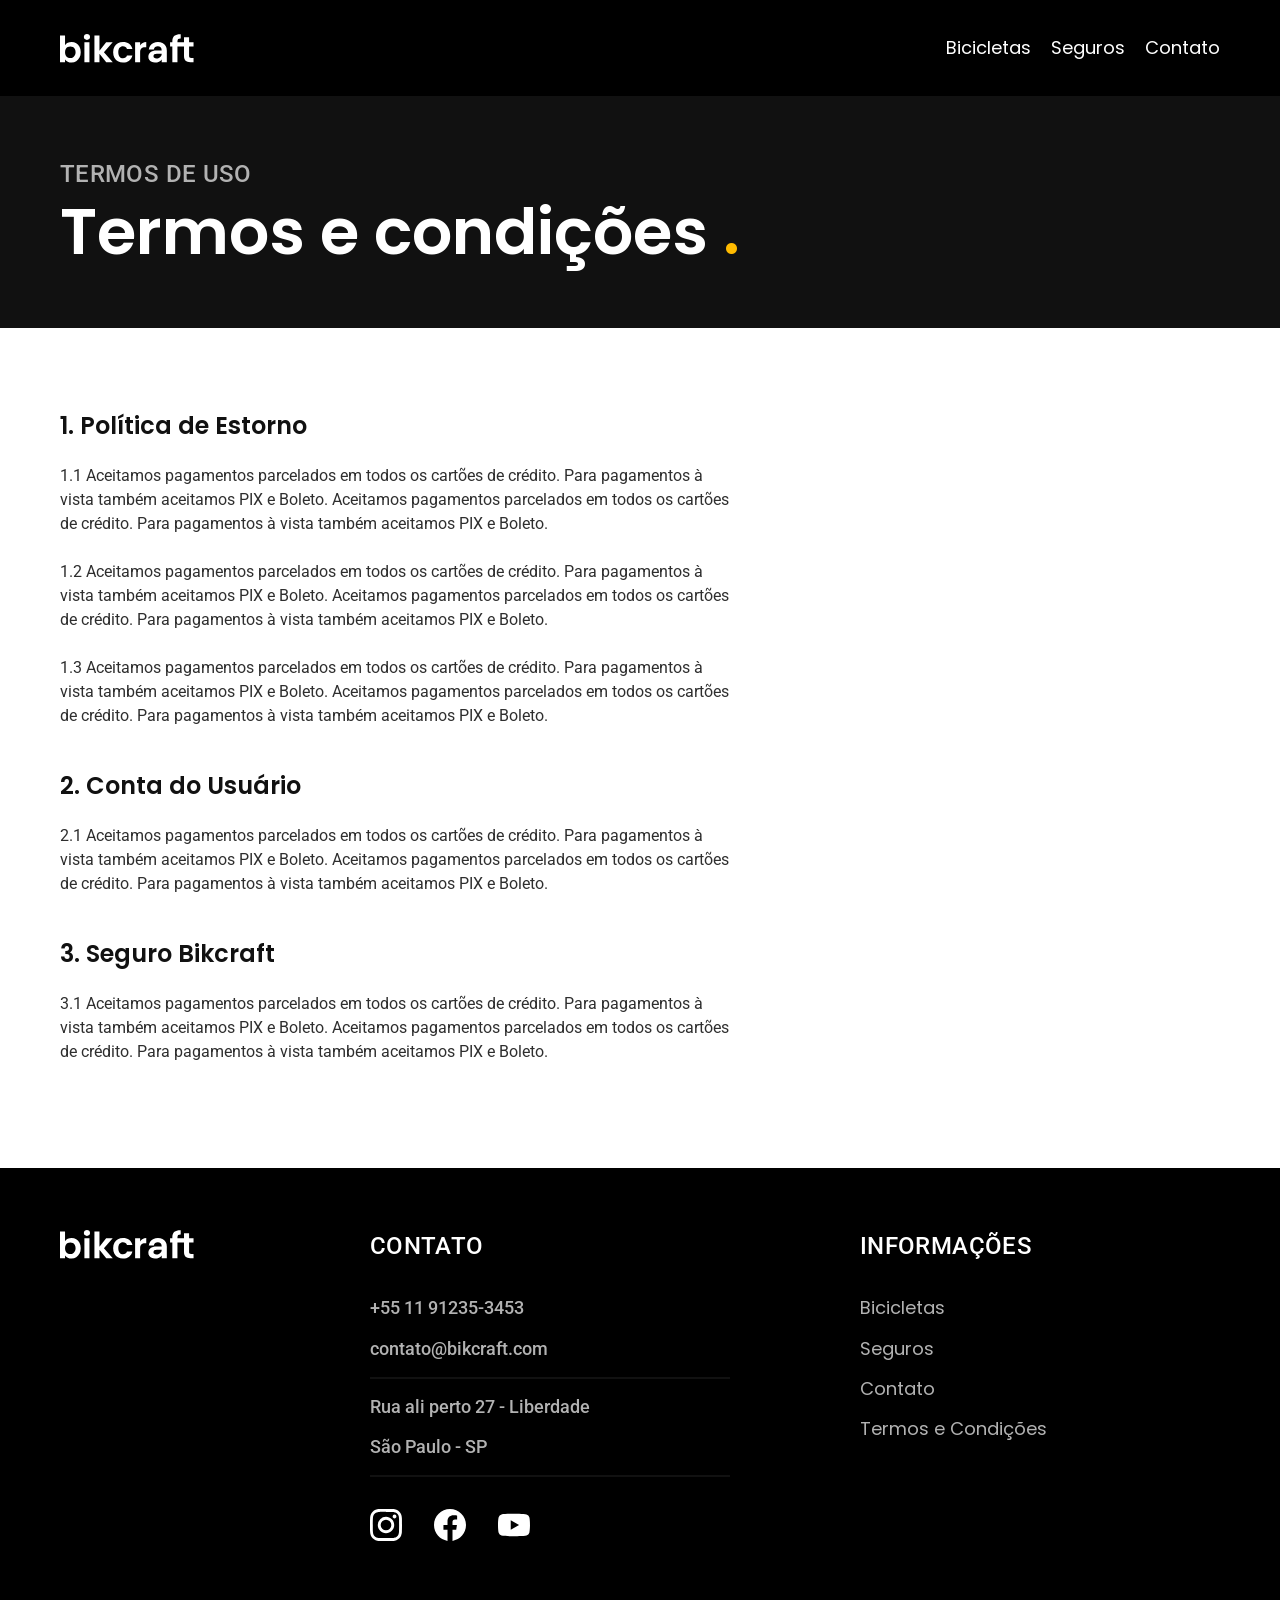
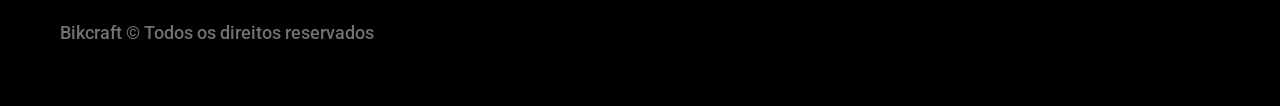
<file: termos.html>
<!DOCTYPE html>
<html lang="pt-br">

<head>
  <meta charset="UTF-8">
  <meta name="viewport" content="width=device-width, initial-scale=1.0">
  <meta name="description" content="Termos e condições">
  <title>Termos e condições | Bikcraft</title>
  <link rel="stylesheet" href="/css/style.css">

  <link rel="preconnect" href="https://fonts.googleapis.com">
  <link rel="preconnect" href="https://fonts.gstatic.com" crossorigin>
  <link href="https://fonts.googleapis.com/css2?family=Merriweather:ital,opsz,wght@1,18..144,900&family=Poppins:wght@400;600&family=Roboto:ital,wght@0,100..900;1,100..900&display=swap" rel="stylesheet">
</head>

<body id="termos">
  <header class="header_bg">
    <div class="header container">
      <a href="./">
        <img src="img/bikcraft.svg" alt="Bikcraft"></a>
      <nav aria-label="primaria">
        <ul class="header_menu font_1_m cor_0">
          <li><a href="bicicletas.html">Bicicletas</a></li>
          <li><a href="seguros.html">Seguros</a></li>
          <li><a href="contato.html">Contato</a></li>
        </ul>
      </nav>
    </div>
  </header>

  <main>
    <div class="titulo_bg">
      <div class="titulo container">
        <p class="font_2_l_b cor_5">Termos de uso</p>
        <h1 class="font_1_xxl cor_0">Termos e condições <span class="cor_p1">.</span></h1>
      </div>
    </div>
    <div class="termos container font_2_s cor_10">
      <h2 class="font_1_l cor_11"> 1. Política de Estorno</h2>
      <p>1.1 Aceitamos pagamentos parcelados em todos os cartões de crédito. Para pagamentos à vista também aceitamos PIX e Boleto. Aceitamos pagamentos parcelados em todos os cartões de crédito. Para pagamentos à vista também aceitamos PIX e Boleto.</p>
      <p>1.2 Aceitamos pagamentos parcelados em todos os cartões de crédito. Para pagamentos à vista também aceitamos PIX e Boleto. Aceitamos pagamentos parcelados em todos os cartões de crédito. Para pagamentos à vista também aceitamos PIX e Boleto.</p>
      <p>1.3 Aceitamos pagamentos parcelados em todos os cartões de crédito. Para pagamentos à vista também aceitamos PIX e Boleto. Aceitamos pagamentos parcelados em todos os cartões de crédito. Para pagamentos à vista também aceitamos PIX e Boleto.</p>
      <h2 class="font_1_l cor_11">2. Conta do Usuário</h2>
      <p>2.1 Aceitamos pagamentos parcelados em todos os cartões de crédito. Para pagamentos à vista também aceitamos PIX e Boleto. Aceitamos pagamentos parcelados em todos os cartões de crédito. Para pagamentos à vista também aceitamos PIX e Boleto.</p>
      <h2 class="font_1_l cor_11">3. Seguro Bikcraft</h2>
      <p>3.1 Aceitamos pagamentos parcelados em todos os cartões de crédito. Para pagamentos à vista também aceitamos PIX e Boleto. Aceitamos pagamentos parcelados em todos os cartões de crédito. Para pagamentos à vista também aceitamos PIX e Boleto.</p>
    </div>
  </main>

  <footer class="footer_bg">
    <div class="footer container">
      <img src="./img/bikcraft.svg" alt="Bikcraft">
      <div class="footer_contato">
        <h3 class="font_2_l_b cor_0">Contato</h3>
        <ul class="font_2_m cor_5">
          <li><a href="tel:+5511912353453 ">+55 11 91235-3453</a></li>
          <li><a href="mailto:contato@bikcraft.com">contato@bikcraft.com</a></li>
          <li>Rua ali perto 27 - Liberdade</li>
          <li>São Paulo - SP</li>
        </ul>
        <div class="footer_redes">
          <a href="./">
            <img src="./img/redes/instagram.svg" alt="instagram">
          </a>
          <a href="./">
            <img src="./img/redes/facebook.svg" alt="facebook">
          </a>
          <a href="./">
            <img src="./img/redes/youtube.svg" alt="youtube">
          </a>
        </div>
      </div>
      <div class="footer_informacoes">
        <h3 class="font_2_l_b cor_0">Informações</h3>
        <nav>
          <ul class="font_1_m cor_5">
            <li><a href="bicicletas.html">Bicicletas</a></li>
            <li><a href="seguros.html">Seguros</a></li>
            <li><a href="contato.html">Contato</a></li>
            <li><a href="./termos.html">Termos e Condições</a></li>
          </ul>
        </nav>
      </div>
      <p class="footer_copy font_2_m cor_6">Bikcraft © Todos os direitos reservados</p>
    </div>
  </footer>
</body>

</html>
</file>
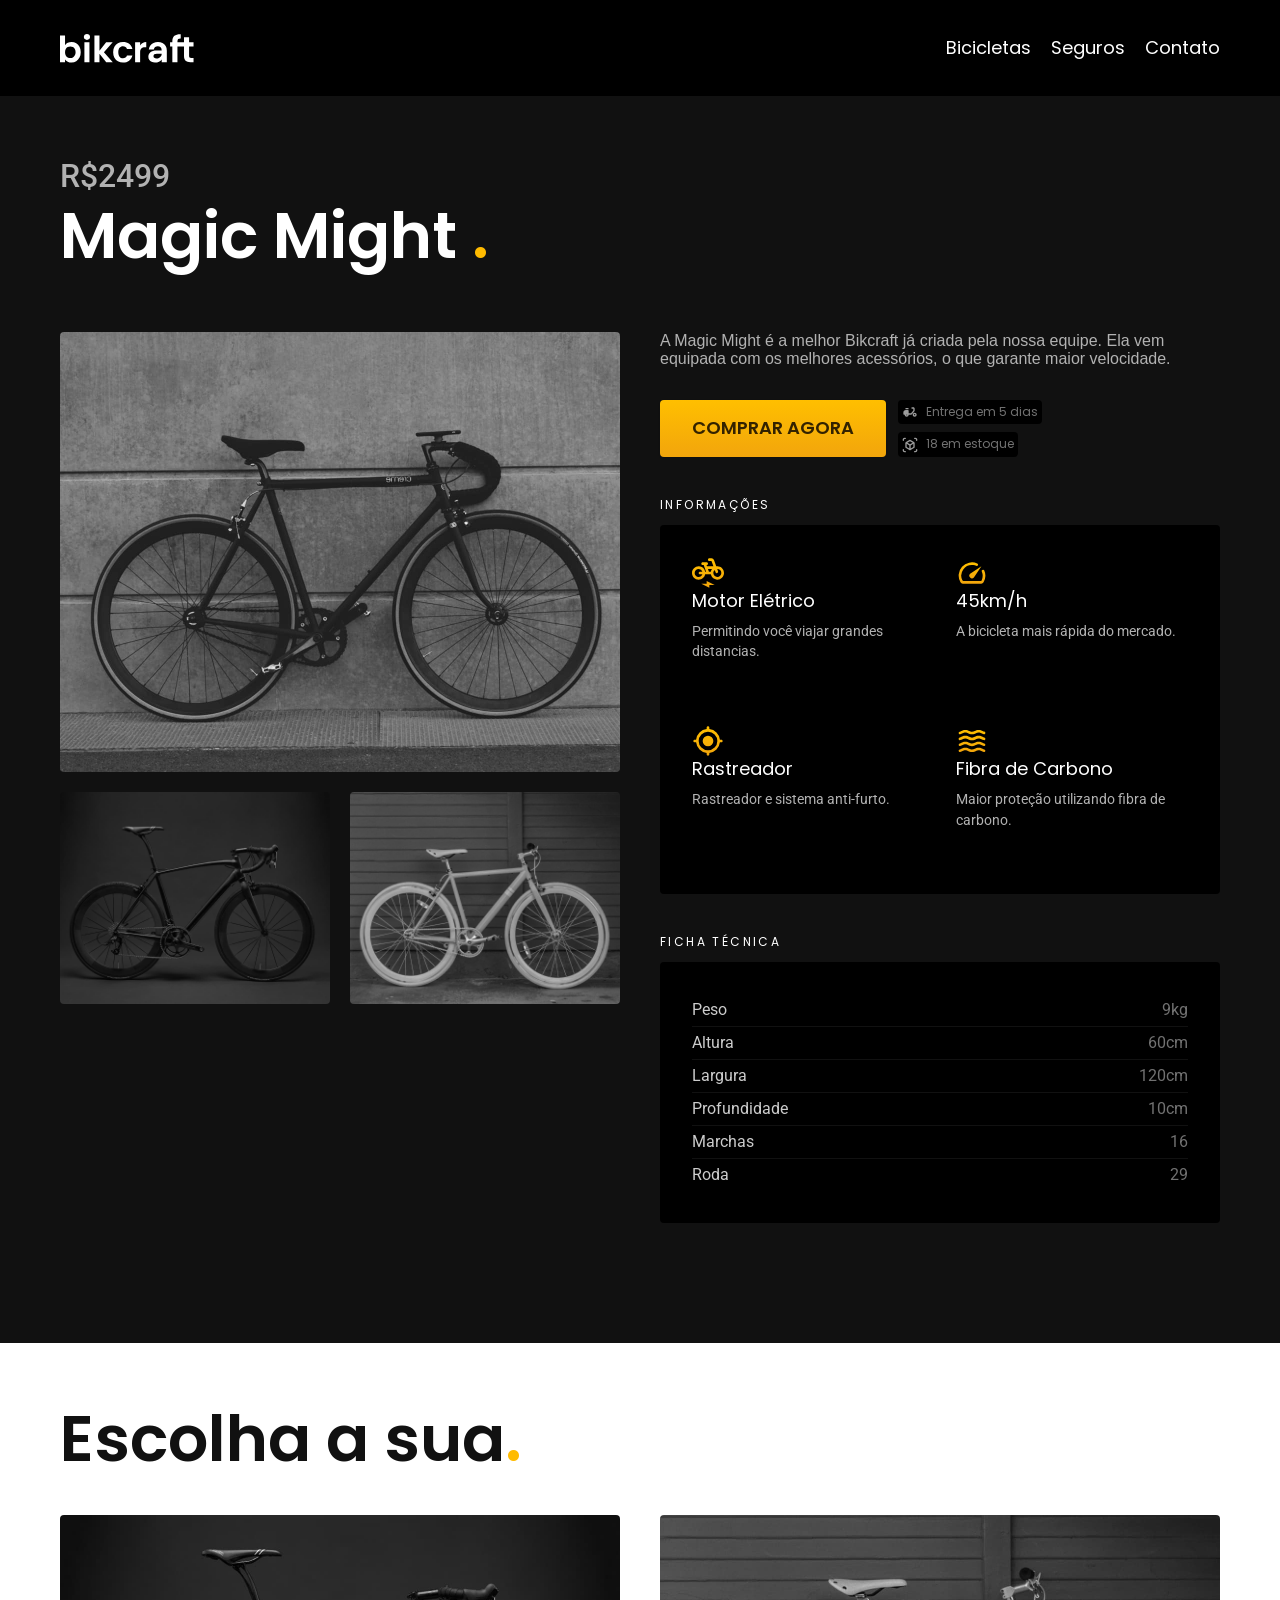
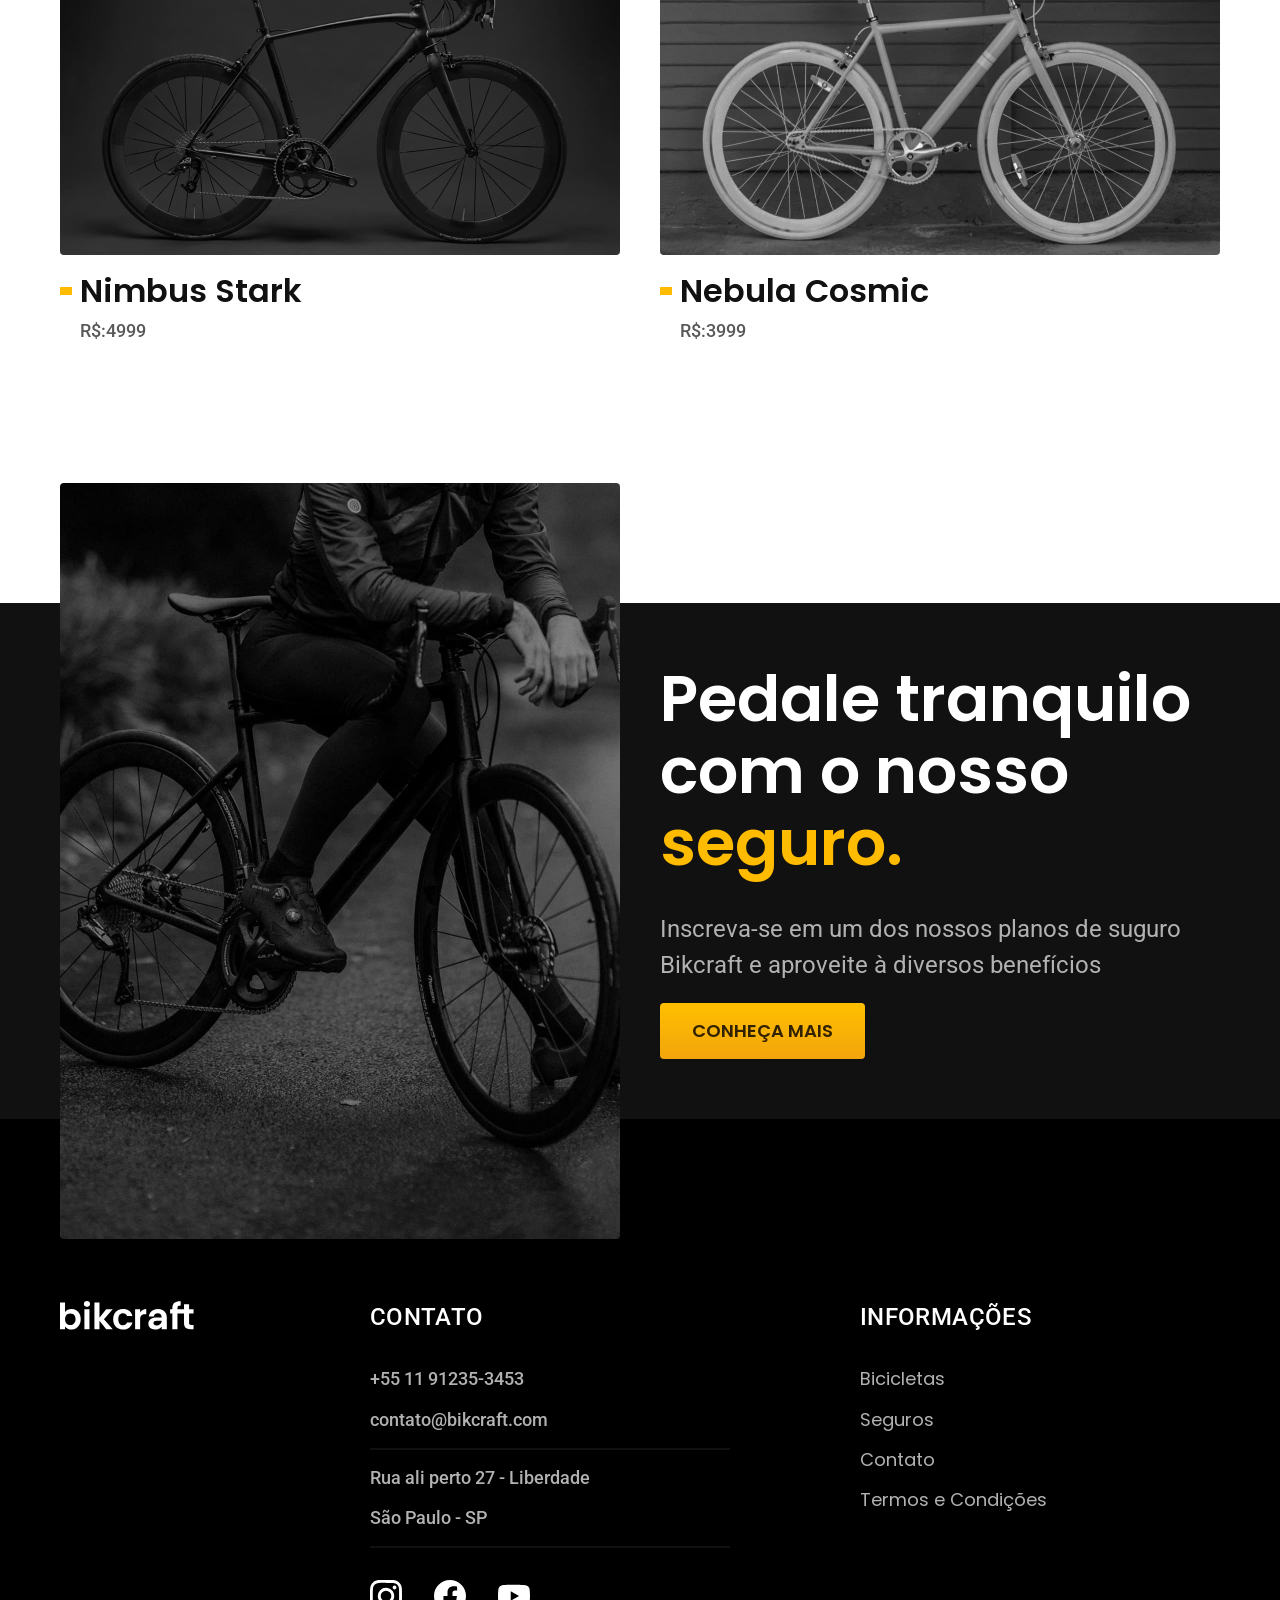
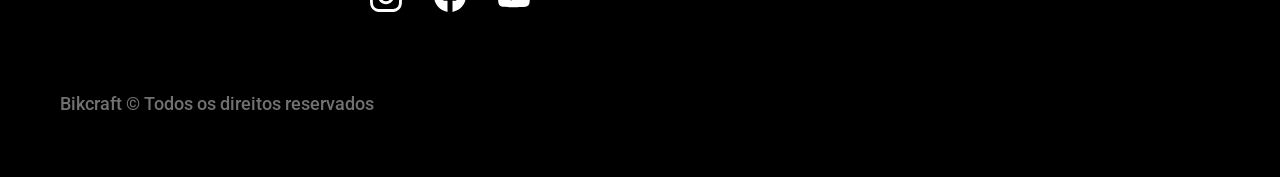
<file: Bicicletas/magic.html>
<!DOCTYPE html>
<html lang="pt-br">

<head>
  <meta charset="UTF-8">
  <meta name="viewport" content="width=device-width, initial-scale=1.0">
  <meta name="description" content="Termos e condições">
  <title>Magic | Bikcraft</title>
  <link rel="stylesheet" href="../css/style.css">

  <link rel="preconnect" href="https://fonts.googleapis.com">
  <link rel="preconnect" href="https://fonts.gstatic.com" crossorigin>
  <link href="https://fonts.googleapis.com/css2?family=Merriweather:ital,opsz,wght@1,18..144,900&family=Poppins:wght@400;600&family=Roboto:ital,wght@0,100..900;1,100..900&display=swap" rel="stylesheet">
</head>

<body id="bicicleta">
  <header class="header_bg">
    <div class="header container">
      <a href="../">
        <img src="../img/bikcraft.svg" alt="Bikcraft"></a>
      <nav aria-label="primaria">
        <ul class="header_menu font_1_m cor_0">
          <li><a href="../bicicletas.html">Bicicletas</a></li>
          <li><a href="../seguros.html">Seguros</a></li>
          <li><a href="../contato.html">Contato</a></li>
        </ul>
      </nav>
    </div>
  </header>

  <main class="titulo_bg">
    <div>
      <div class="titulo container">
        <p class="font_2_xl cor_5">R$2499</p>
        <h1 class="font_1_xxl cor_0">Magic Might <span class="cor_p1">.</span></h1>
      </div>
    </div>
    <div class="bicicleta container">
      <div class="bicicleta_imagens">
        <img src="../img/bicicleta/nimbus2.jpg" alt="">
        <img src="../img/bicicleta/nimbus1.jpg" alt="">
        <img src="../img/bicicleta/nimbus3.jpg" alt="">
      </div>
      <div class="bicicleta_conteudo">
        <p class="font_2_1 cor_5">A Magic Might é a melhor Bikcraft já criada pela nossa equipe. Ela vem equipada com os melhores acessórios, o que garante maior velocidade.</p>
        <div class="bicicleta_comprar">
          <a class="botao" href="../orcamento.html">Comprar agora </a>
          <span class="font_1_xs cor_6"> <img src="../img/icones/entrega.svg" alt=""> Entrega em 5 dias</span>
          <span class="font_1_xs cor_6"> <img src="../img/icones/estoque.svg" alt="">18 em estoque</span>
        </div>

        <h2 class="font_1_xs cor_0">Informações</h2>
        <ul class="bicicleta_informacoes">
          <li>
            <img src="../img/icones/eletrica.svg" alt="">
            <h3 class="font_1_m cor_0">Motor Elétrico</h3>
            <p class="font_2_xs cor_5">Permitindo você viajar grandes distancias.</p>
          </li>
          <li>
            <img src="../img/icones/velocidade.svg" alt="">
            <h3 class="font_1_m cor_0">45km/h</h3>
            <p class="font_2_xs cor_5">A bicicleta mais rápida do mercado.</p>
          </li>
          <li>
            <img src="../img/icones/rastreador.svg" alt="">
            <h3 class="font_1_m cor_0">Rastreador</h3>
            <p class="font_2_xs cor_5">Rastreador e sistema anti-furto.</p>
          </li>
          <li>
            <img src="../img/icones/carbono.svg" alt="">
            <h3 class="font_1_m cor_0">Fibra de Carbono</h3>
            <p class="font_2_xs cor_5">Maior proteção utilizando fibra de carbono. </p>
          </li>
        </ul>
        <h2 class="font_1_xs cor_0">Ficha técnica</h2>
        <ul class="bicicleta_ficha font_2_s cor_4">
          <li>Peso <span> 9kg</span></li>
          <li>Altura <span> 60cm</span></li>
          <li>Largura <span> 120cm</span></li>
          <li>Profundidade <span> 10cm</span></li>
          <li>Marchas <span> 16</span></li>
          <li>Roda <span> 29</span></li>
        </ul>
      </div>
    </div>
  </main>

  <article class=" container bicicletas_lista">
    <h2 class="font_1_xxl">Escolha a sua<span class="cor_p1">.</span></h2>
    <ul>
      <li>
        <a href="./magic.html">
          <img src="../img/bicicletas/nimbus.jpg">
          <h3 class="font_1_xl">Nimbus Stark</h3>
          <span class="font_2_m cor_8">R$:4999</span>
        </a>
      </li>
      <li>
        <a href="./Nebula.html">
          <img src="../img/bicicletas/nebula.jpg">
          <h3 class="font_1_xl">Nebula Cosmic</h3>
          <span class="font_2_m cor_8">R$:3999</span>
        </a>
      </li>
    </ul>
  </article>

  <article class="seguro_bg">
    <div class="seguro container">
      <div class="seguro_imagem">
        <img src="../img/fotos/seguros.jpg" alt="">
      </div>
      <div class="seguro_conteudo">
        <h2 class="font_1_xxl cor_0">Pedale tranquilo com o nosso <span class="cor_p1">seguro.</span></h2>
        <p class="font_2_l cor_5">Inscreva-se em um dos nossos planos de suguro Bikcraft e aproveite à diversos benefícios</p>
        <a class="botao" href="../seguros.html">Conheça mais</a>
      </div>
    </div>
  </article>

  <footer class="footer_bg">
    <div class="footer container">
      <img src="../img/bikcraft.svg" alt="Bikcraft">
      <div class="footer_contato">
        <h3 class="font_2_l_b cor_0">Contato</h3>
        <ul class="font_2_m cor_5">
          <li><a href="tel:+5511912353453 ">+55 11 91235-3453</a></li>
          <li><a href="mailto:contato@bikcraft.com">contato@bikcraft.com</a></li>
          <li>Rua ali perto 27 - Liberdade</li>
          <li>São Paulo - SP</li>
        </ul>
        <div class="footer_redes">
          <a href="../">
            <img src="../img/redes/instagram.svg" alt="instagram">
          </a>
          <a href="../">
            <img src="../img/redes/facebook.svg" alt="facebook">
          </a>
          <a href="../">
            <img src="../img/redes/youtube.svg" alt="youtube">
          </a>
        </div>
      </div>
      <div class="footer_informacoes">
        <h3 class="font_2_l_b cor_0">Informações</h3>
        <nav>
          <ul class="font_1_m cor_5">
            <li><a href="../bicicletas.html">Bicicletas</a></li>
            <li><a href="../seguros.html">Seguros</a></li>
            <li><a href="../contato.html">Contato</a></li>
            <li><a href="../termos.html">Termos e Condições</a></li>
          </ul>
        </nav>
      </div>
      <p class="footer_copy font_2_m cor_6">Bikcraft © Todos os direitos reservados</p>
    </div>
  </footer>
</body>

</html>
</file>
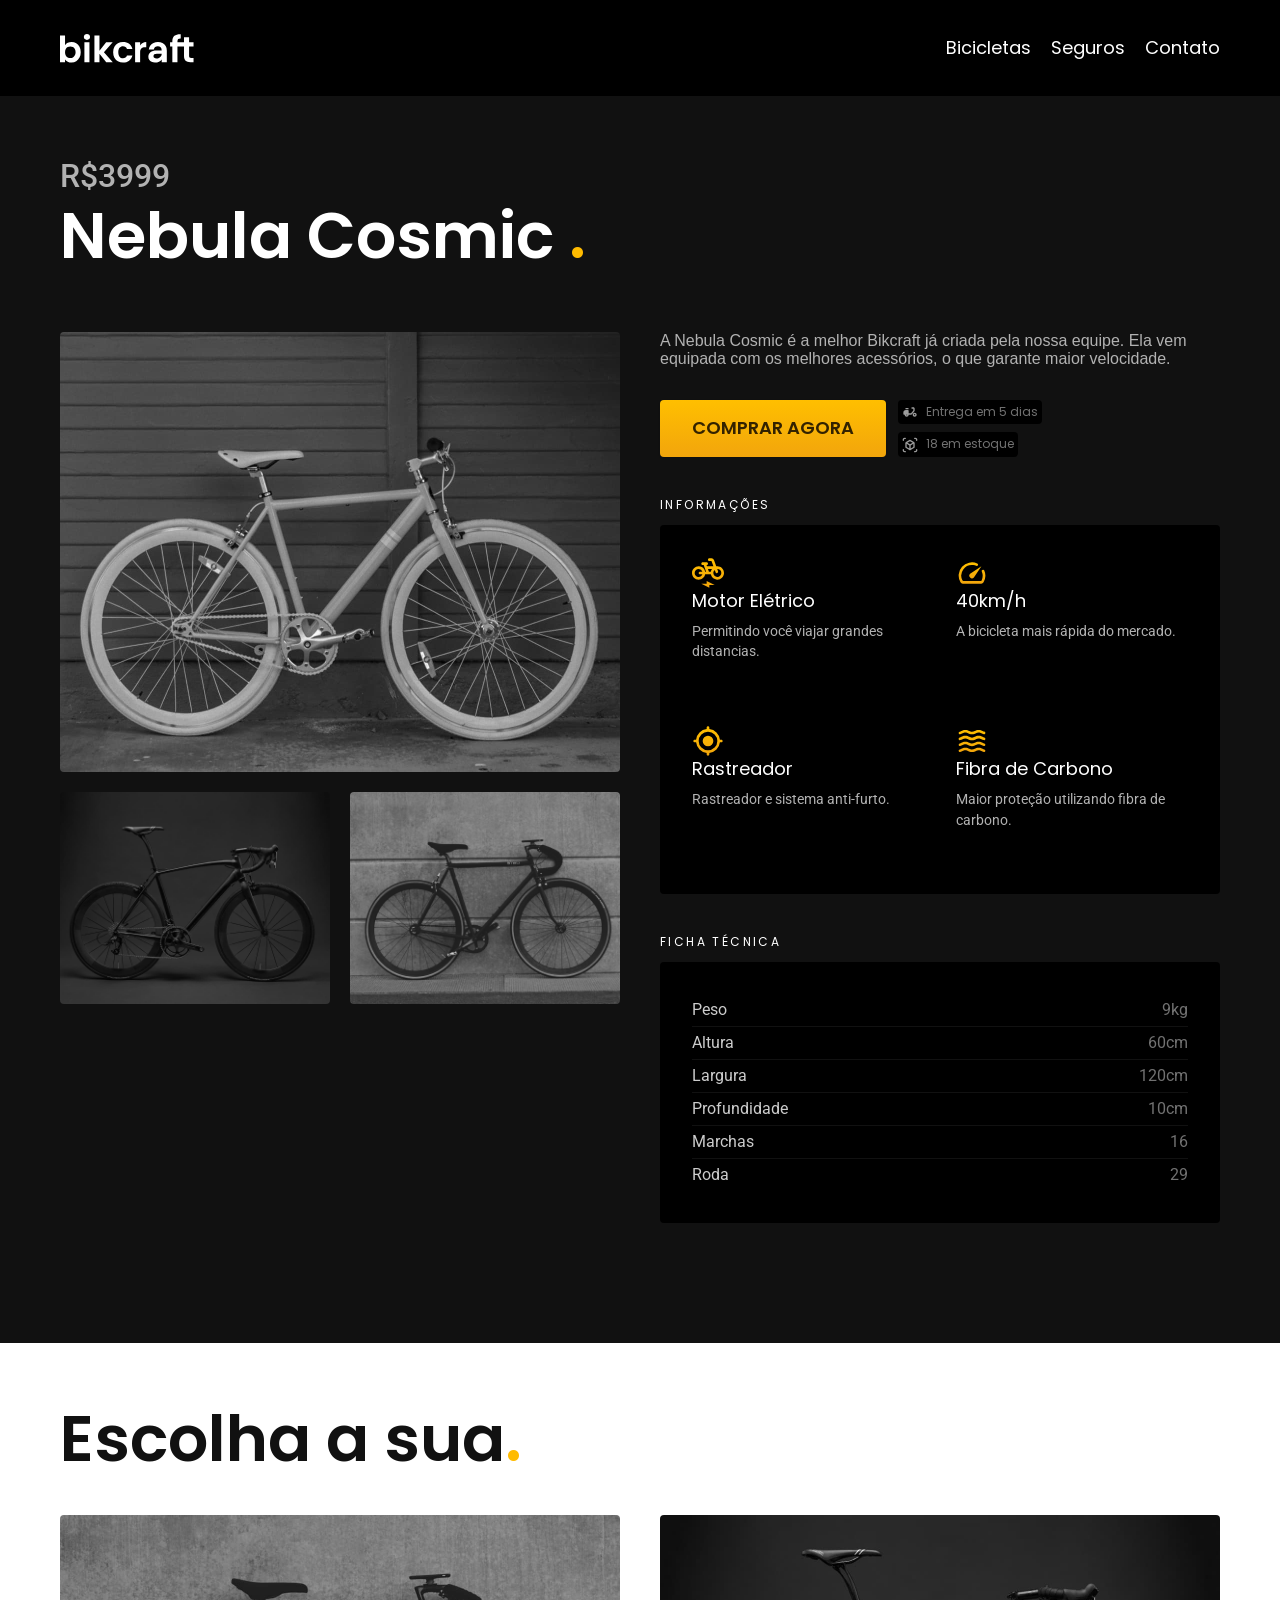
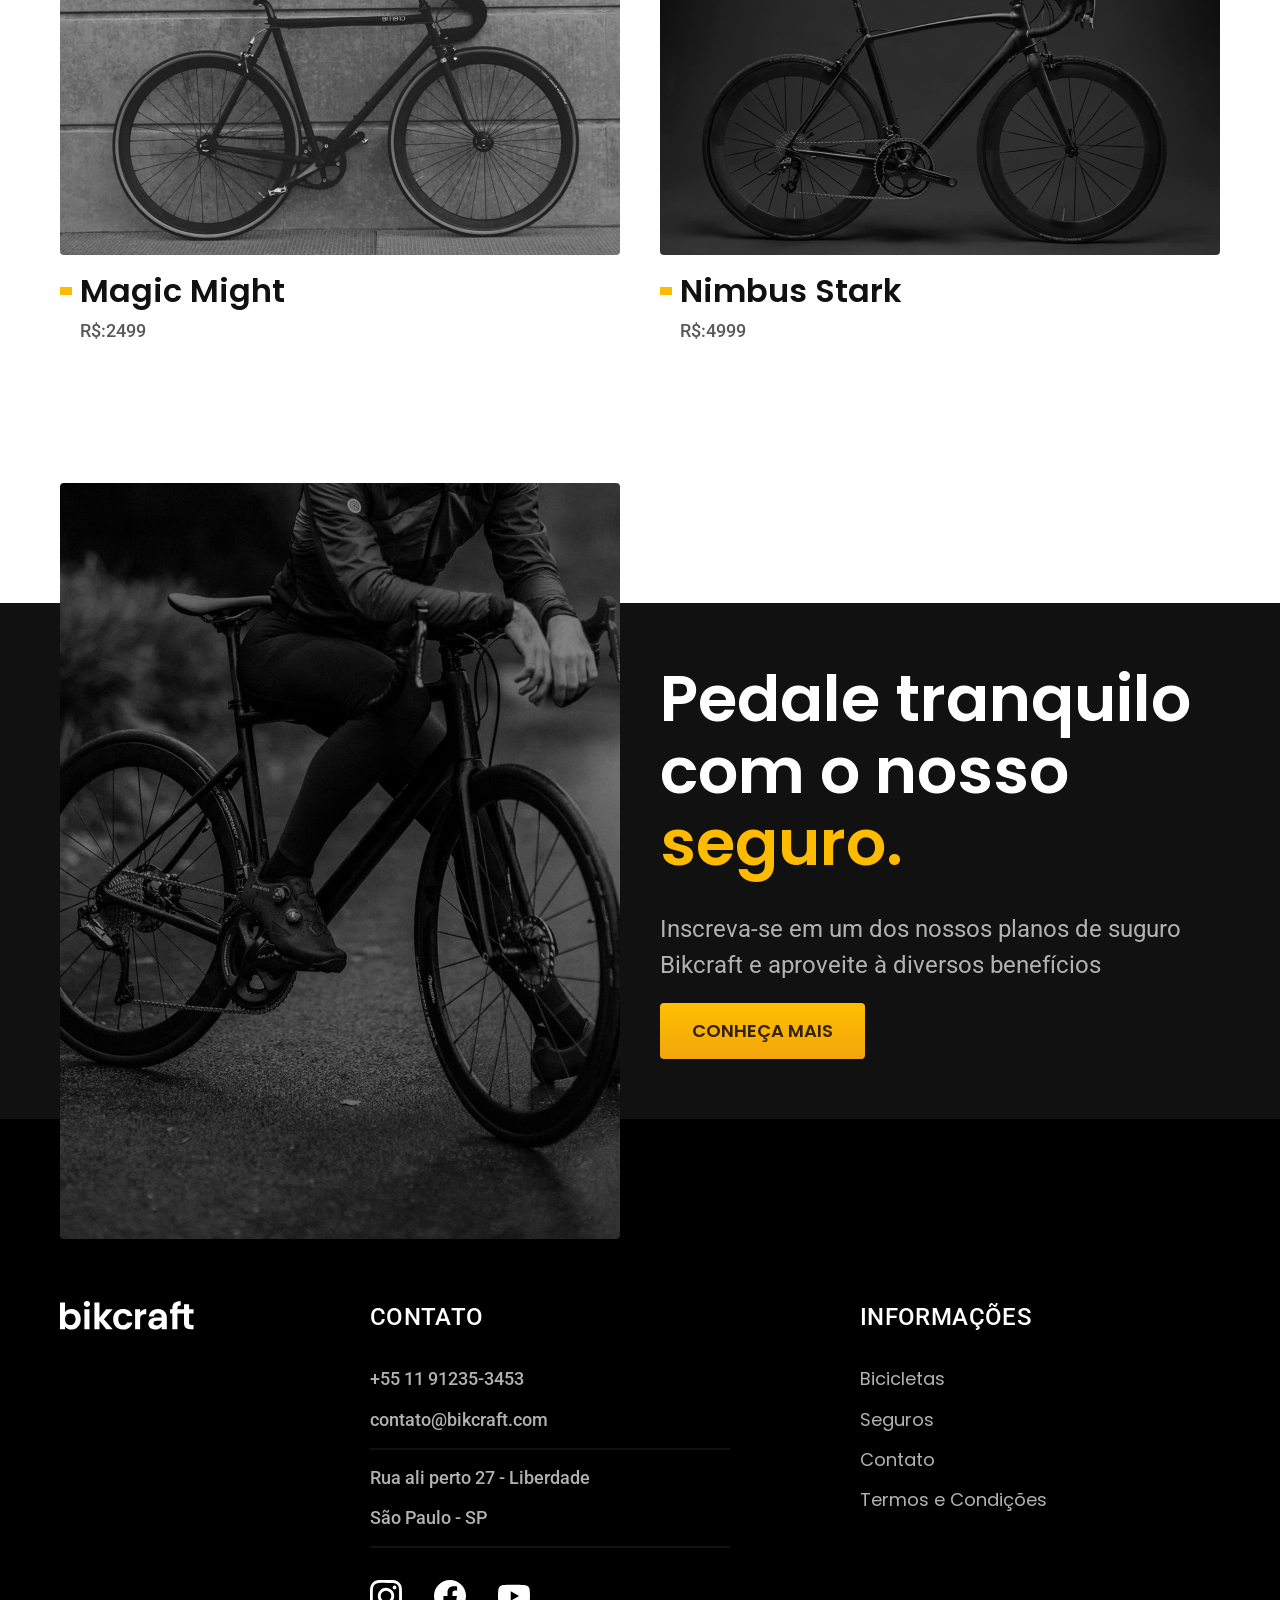
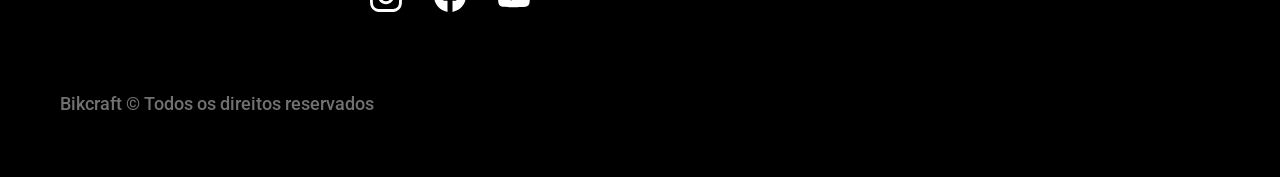
<file: Bicicletas/nebula.html>
<!DOCTYPE html>
<html lang="pt-br">

<head>
  <meta charset="UTF-8">
  <meta name="viewport" content="width=device-width, initial-scale=1.0">
  <meta name="description" content="Termos e condições">
  <title>Nebula | Bikcraft</title>
  <link rel="stylesheet" href="../css/style.css">

  <link rel="preconnect" href="https://fonts.googleapis.com">
  <link rel="preconnect" href="https://fonts.gstatic.com" crossorigin>
  <link href="https://fonts.googleapis.com/css2?family=Merriweather:ital,opsz,wght@1,18..144,900&family=Poppins:wght@400;600&family=Roboto:ital,wght@0,100..900;1,100..900&display=swap" rel="stylesheet">
</head>

<body id="bicicleta">
  <header class="header_bg">
    <div class="header container">
      <a href="../">
        <img src="../img/bikcraft.svg" alt="Bikcraft"></a>
      <nav aria-label="primaria">
        <ul class="header_menu font_1_m cor_0">
          <li><a href="../bicicletas.html">Bicicletas</a></li>
          <li><a href="../seguros.html">Seguros</a></li>
          <li><a href="../contato.html">Contato</a></li>
        </ul>
      </nav>
    </div>
  </header>

  <main class="titulo_bg">
    <div>
      <div class="titulo container">
        <p class="font_2_xl cor_5">R$3999</p>
        <h1 class="font_1_xxl cor_0">Nebula Cosmic <span class="cor_p1">.</span></h1>
      </div>
    </div>
    <div class="bicicleta container">
      <div class="bicicleta_imagens">
        <img src="../img/bicicleta/nimbus3.jpg" alt="">
        <img src="../img/bicicleta/nimbus1.jpg" alt="">
        <img src="../img/bicicleta/nimbus2.jpg" alt="">
      </div>
      <div class="bicicleta_conteudo">
        <p class="font_2_1 cor_5">A Nebula Cosmic é a melhor Bikcraft já criada pela nossa equipe. Ela vem equipada com os melhores acessórios, o que garante maior velocidade.</p>
        <div class="bicicleta_comprar">
          <a class="botao" href="../orcamento.html">Comprar agora </a>
          <span class="font_1_xs cor_6"> <img src="../img/icones/entrega.svg" alt=""> Entrega em 5 dias</span>
          <span class="font_1_xs cor_6"> <img src="../img/icones/estoque.svg" alt="">18 em estoque</span>
        </div>

        <h2 class="font_1_xs cor_0">Informações</h2>
        <ul class="bicicleta_informacoes">
          <li>
            <img src="../img/icones/eletrica.svg" alt="">
            <h3 class="font_1_m cor_0">Motor Elétrico</h3>
            <p class="font_2_xs cor_5">Permitindo você viajar grandes distancias.</p>
          </li>
          <li>
            <img src="../img/icones/velocidade.svg" alt="">
            <h3 class="font_1_m cor_0">40km/h</h3>
            <p class="font_2_xs cor_5">A bicicleta mais rápida do mercado.</p>
          </li>
          <li>
            <img src="../img/icones/rastreador.svg" alt="">
            <h3 class="font_1_m cor_0">Rastreador</h3>
            <p class="font_2_xs cor_5">Rastreador e sistema anti-furto.</p>
          </li>
          <li>
            <img src="../img/icones/carbono.svg" alt="">
            <h3 class="font_1_m cor_0">Fibra de Carbono</h3>
            <p class="font_2_xs cor_5">Maior proteção utilizando fibra de carbono. </p>
          </li>
        </ul>
        <h2 class="font_1_xs cor_0">Ficha técnica</h2>
        <ul class="bicicleta_ficha font_2_s cor_4">
          <li>Peso <span> 9kg</span></li>
          <li>Altura <span> 60cm</span></li>
          <li>Largura <span> 120cm</span></li>
          <li>Profundidade <span> 10cm</span></li>
          <li>Marchas <span> 16</span></li>
          <li>Roda <span> 29</span></li>
        </ul>
      </div>
    </div>
  </main>

  <article class=" container bicicletas_lista">
    <h2 class="font_1_xxl">Escolha a sua<span class="cor_p1">.</span></h2>
    <ul>
      <li>
        <a href="./magic.html">
          <img src="../img/bicicletas/magic.jpg">
          <h3 class="font_1_xl">Magic Might</h3>
          <span class="font_2_m cor_8">R$:2499</span>
        </a>
      </li>
      <li>
        <a href="./Nebula.html">
          <img src="../img/bicicletas/nimbus.jpg">
          <h3 class="font_1_xl">Nimbus Stark </h3>
          <span class="font_2_m cor_8">R$:4999</span>
        </a>
      </li>
    </ul>
  </article>

  <article class="seguro_bg">
    <div class="seguro container">
      <div class="seguro_imagem">
        <img src="../img/fotos/seguros.jpg" alt="">
      </div>
      <div class="seguro_conteudo">
        <h2 class="font_1_xxl cor_0">Pedale tranquilo com o nosso <span class="cor_p1">seguro.</span></h2>
        <p class="font_2_l cor_5">Inscreva-se em um dos nossos planos de suguro Bikcraft e aproveite à diversos benefícios</p>
        <a class="botao" href="../seguros.html">Conheça mais</a>
      </div>
    </div>
  </article>

  <footer class="footer_bg">
    <div class="footer container">
      <img src="../img/bikcraft.svg" alt="Bikcraft">
      <div class="footer_contato">
        <h3 class="font_2_l_b cor_0">Contato</h3>
        <ul class="font_2_m cor_5">
          <li><a href="tel:+5511912353453 ">+55 11 91235-3453</a></li>
          <li><a href="mailto:contato@bikcraft.com">contato@bikcraft.com</a></li>
          <li>Rua ali perto 27 - Liberdade</li>
          <li>São Paulo - SP</li>
        </ul>
        <div class="footer_redes">
          <a href="../">
            <img src="../img/redes/instagram.svg" alt="instagram">
          </a>
          <a href="../">
            <img src="../img/redes/facebook.svg" alt="facebook">
          </a>
          <a href="../">
            <img src="../img/redes/youtube.svg" alt="youtube">
          </a>
        </div>
      </div>
      <div class="footer_informacoes">
        <h3 class="font_2_l_b cor_0">Informações</h3>
        <nav>
          <ul class="font_1_m cor_5">
            <li><a href="../bicicletas.html">Bicicletas</a></li>
            <li><a href="../seguros.html">Seguros</a></li>
            <li><a href="../contato.html">Contato</a></li>
            <li><a href="../termos.html">Termos e Condições</a></li>
          </ul>
        </nav>
      </div>
      <p class="footer_copy font_2_m cor_6">Bikcraft © Todos os direitos reservados</p>
    </div>
  </footer>
</body>

</html>
</file>
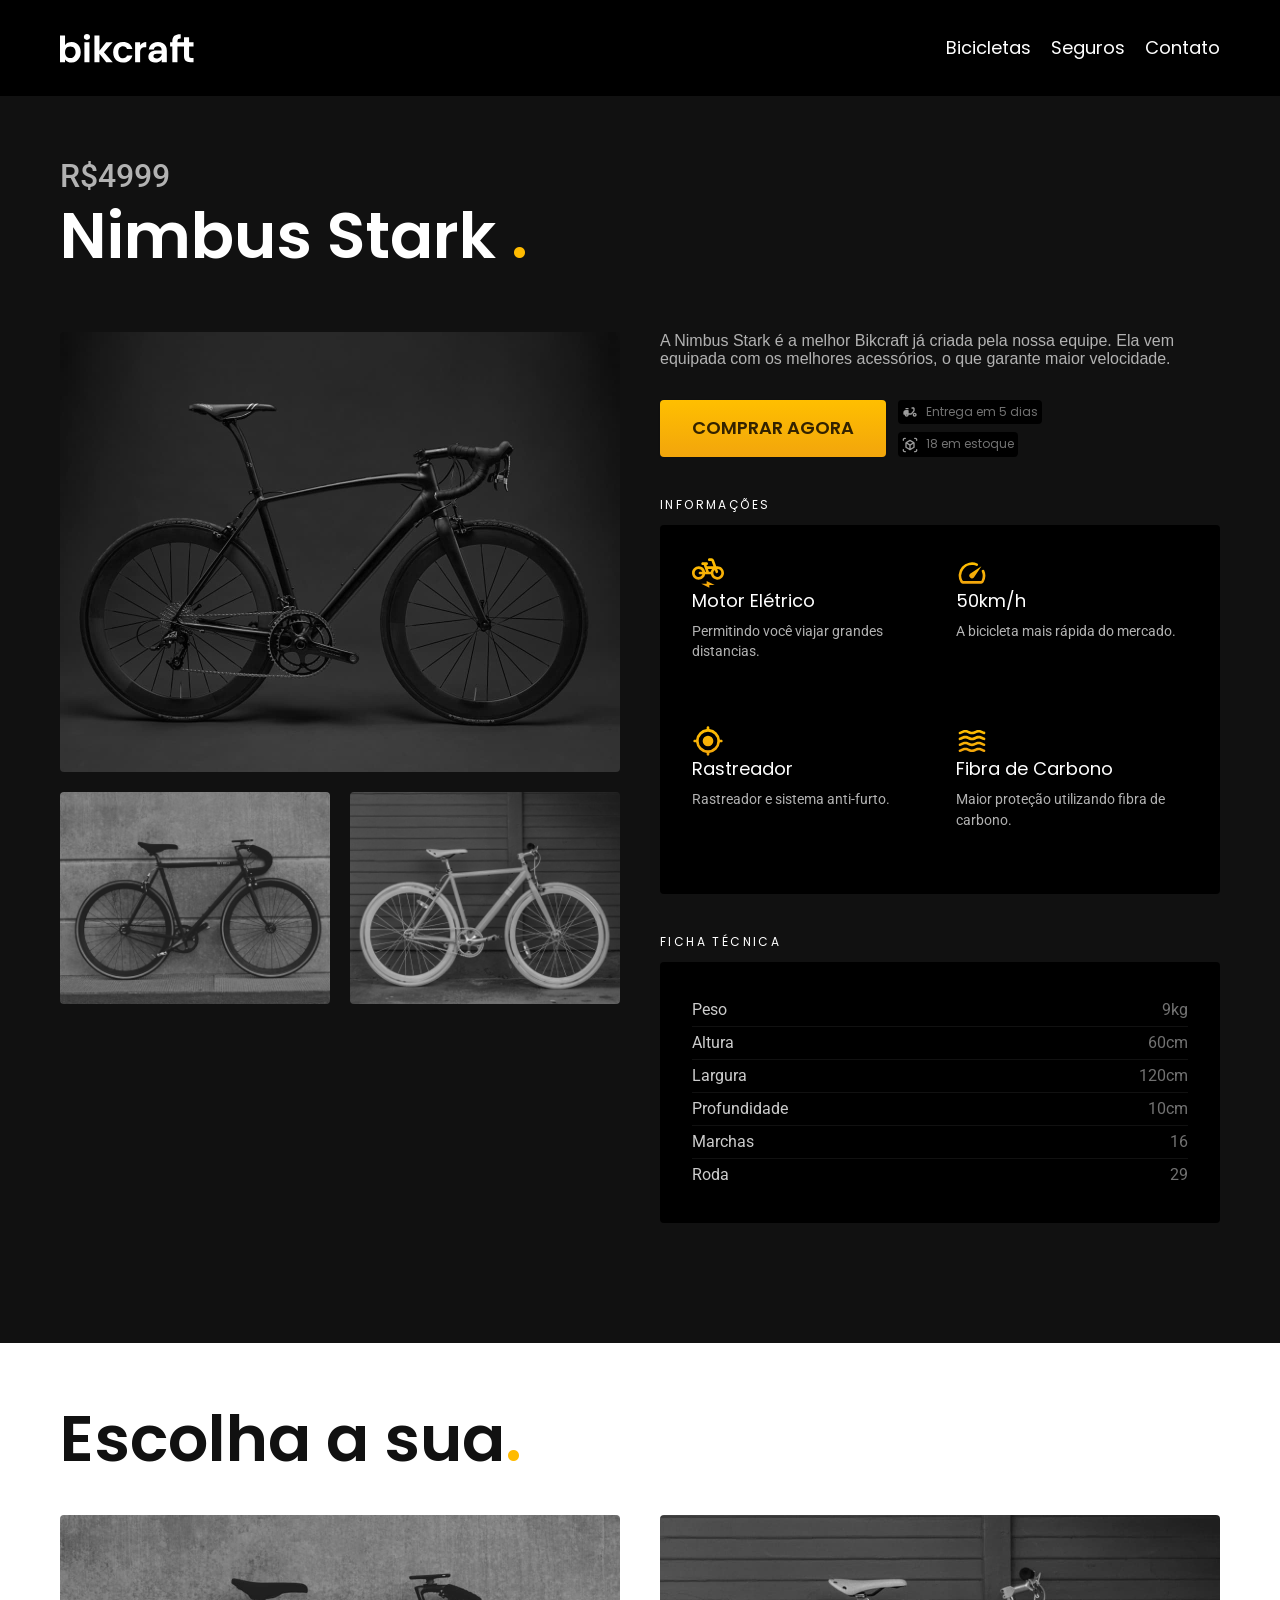
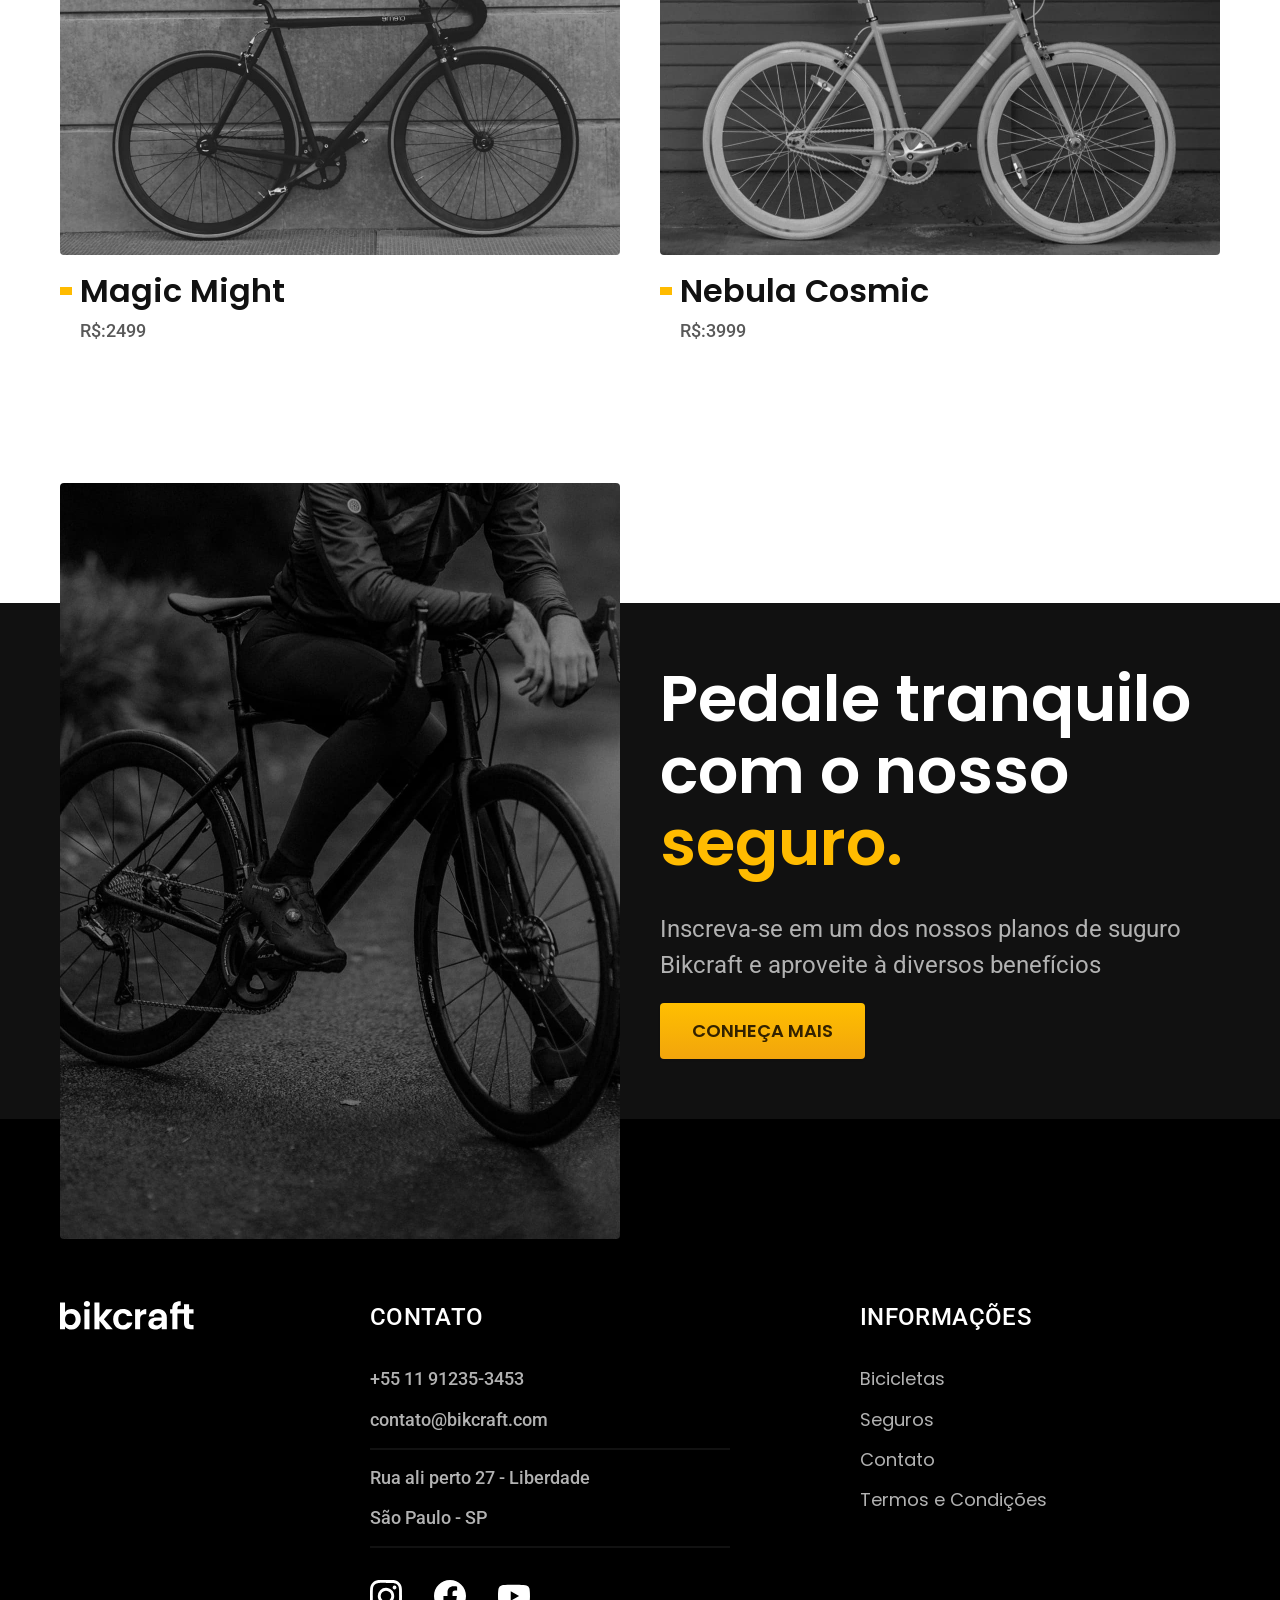
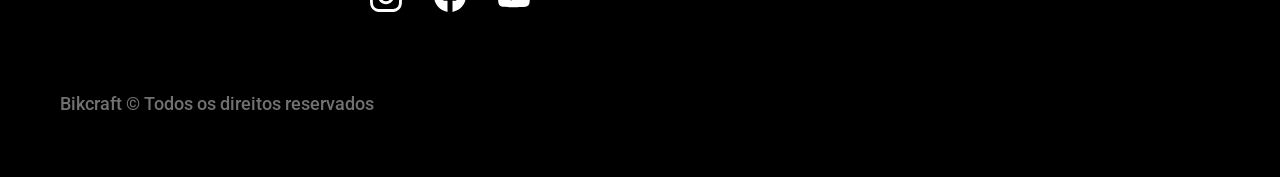
<file: Bicicletas/nimbus.html>
<!DOCTYPE html>
<html lang="pt-br">

<head>
  <meta charset="UTF-8">
  <meta name="viewport" content="width=device-width, initial-scale=1.0">
  <meta name="description" content="Termos e condições">
  <title>Nimbus | Bikcraft</title>
  <link rel="stylesheet" href="../css/style.css">

  <link rel="preconnect" href="https://fonts.googleapis.com">
  <link rel="preconnect" href="https://fonts.gstatic.com" crossorigin>
  <link href="https://fonts.googleapis.com/css2?family=Merriweather:ital,opsz,wght@1,18..144,900&family=Poppins:wght@400;600&family=Roboto:ital,wght@0,100..900;1,100..900&display=swap" rel="stylesheet">
</head>

<body id="bicicleta">
  <header class="header_bg">
    <div class="header container">
      <a href="../">
        <img src="../img/bikcraft.svg" alt="Bikcraft"></a>
      <nav aria-label="primaria">
        <ul class="header_menu font_1_m cor_0">
          <li><a href="../bicicletas.html">Bicicletas</a></li>
          <li><a href="../seguros.html">Seguros</a></li>
          <li><a href="../contato.html">Contato</a></li>
        </ul>
      </nav>
    </div>
  </header>

  <main class="titulo_bg">
    <div>
      <div class="titulo container">
        <p class="font_2_xl cor_5">R$4999</p>
        <h1 class="font_1_xxl cor_0">Nimbus Stark <span class="cor_p1">.</span></h1>
      </div>
    </div>
    <div class="bicicleta container">
      <div class="bicicleta_imagens">
        <img src="../img/bicicleta/nimbus1.jpg" alt="">
        <img src="../img/bicicleta/nimbus2.jpg" alt="">
        <img src="../img/bicicleta/nimbus3.jpg" alt="">
      </div>
      <div class="bicicleta_conteudo">
        <p class="font_2_1 cor_5">A Nimbus Stark é a melhor Bikcraft já criada pela nossa equipe. Ela vem equipada com os melhores acessórios, o que garante maior velocidade.</p>
        <div class="bicicleta_comprar">
          <a class="botao" href="../orcamento.html">Comprar agora </a>
          <span class="font_1_xs cor_6"> <img src="../img/icones/entrega.svg" alt=""> Entrega em 5 dias</span>
          <span class="font_1_xs cor_6"> <img src="../img/icones/estoque.svg" alt="">18 em estoque</span>
        </div>

        <h2 class="font_1_xs cor_0">Informações</h2>
        <ul class="bicicleta_informacoes">
          <li>
            <img src="../img/icones/eletrica.svg" alt="">
            <h3 class="font_1_m cor_0">Motor Elétrico</h3>
            <p class="font_2_xs cor_5">Permitindo você viajar grandes distancias.</p>
          </li>
          <li>
            <img src="../img/icones/velocidade.svg" alt="">
            <h3 class="font_1_m cor_0">50km/h</h3>
            <p class="font_2_xs cor_5">A bicicleta mais rápida do mercado.</p>
          </li>
          <li>
            <img src="../img/icones/rastreador.svg" alt="">
            <h3 class="font_1_m cor_0">Rastreador</h3>
            <p class="font_2_xs cor_5">Rastreador e sistema anti-furto.</p>
          </li>
          <li>
            <img src="../img/icones/carbono.svg" alt="">
            <h3 class="font_1_m cor_0">Fibra de Carbono</h3>
            <p class="font_2_xs cor_5">Maior proteção utilizando fibra de carbono. </p>
          </li>
        </ul>
        <h2 class="font_1_xs cor_0">Ficha técnica</h2>
        <ul class="bicicleta_ficha font_2_s cor_4">
          <li>Peso <span> 9kg</span></li>
          <li>Altura <span> 60cm</span></li>
          <li>Largura <span> 120cm</span></li>
          <li>Profundidade <span> 10cm</span></li>
          <li>Marchas <span> 16</span></li>
          <li>Roda <span> 29</span></li>
        </ul>
      </div>
    </div>
  </main>

  <article class=" container bicicletas_lista">
    <h2 class="font_1_xxl">Escolha a sua<span class="cor_p1">.</span></h2>
    <ul>
      <li>
        <a href="./magic.html">
          <img src="../img/bicicletas/magic.jpg">
          <h3 class="font_1_xl">Magic Might</h3>
          <span class="font_2_m cor_8">R$:2499</span>
        </a>
      </li>
      <li>
        <a href="./Nebula.html">
          <img src="../img/bicicletas/nebula.jpg">
          <h3 class="font_1_xl">Nebula Cosmic</h3>
          <span class="font_2_m cor_8">R$:3999</span>
        </a>
      </li>
    </ul>
  </article>

  <article class="seguro_bg">
    <div class="seguro container">
      <div class="seguro_imagem">
        <img src="../img/fotos/seguros.jpg" alt="">
      </div>
      <div class="seguro_conteudo">
        <h2 class="font_1_xxl cor_0">Pedale tranquilo com o nosso <span class="cor_p1">seguro.</span></h2>
        <p class="font_2_l cor_5">Inscreva-se em um dos nossos planos de suguro Bikcraft e aproveite à diversos benefícios</p>
        <a class="botao" href="../seguros.html">Conheça mais</a>
      </div>
    </div>
  </article>

  <footer class="footer_bg">
    <div class="footer container">
      <img src="../img/bikcraft.svg" alt="Bikcraft">
      <div class="footer_contato">
        <h3 class="font_2_l_b cor_0">Contato</h3>
        <ul class="font_2_m cor_5">
          <li><a href="tel:+5511912353453 ">+55 11 91235-3453</a></li>
          <li><a href="mailto:contato@bikcraft.com">contato@bikcraft.com</a></li>
          <li>Rua ali perto 27 - Liberdade</li>
          <li>São Paulo - SP</li>
        </ul>
        <div class="footer_redes">
          <a href="../">
            <img src="../img/redes/instagram.svg" alt="instagram">
          </a>
          <a href="../">
            <img src="../img/redes/facebook.svg" alt="facebook">
          </a>
          <a href="../">
            <img src="../img/redes/youtube.svg" alt="youtube">
          </a>
        </div>
      </div>
      <div class="footer_informacoes">
        <h3 class="font_2_l_b cor_0">Informações</h3>
        <nav>
          <ul class="font_1_m cor_5">
            <li><a href="../bicicletas.html">Bicicletas</a></li>
            <li><a href="../seguros.html">Seguros</a></li>
            <li><a href="../contato.html">Contato</a></li>
            <li><a href="../termos.html">Termos e Condições</a></li>
          </ul>
        </nav>
      </div>
      <p class="footer_copy font_2_m cor_6">Bikcraft © Todos os direitos reservados</p>
    </div>
  </footer>
</body>

</html>
</file>
<file: css/style.css>
@import url(./global/global.css);
@import url(./utilidades/tipografia.css);
@import url(./utilidades/cores.css);
@import url(./global/header.css);
@import url(./global/footer.css);

/* utilidades */
@import url(./utilidades/componentes.css);
@import url(./utilidades/formulario.css);

/* home */
@import url(./home/introducao.css);
@import url(./home/tecnologias.css);
@import url(./home/parceiros.css);
@import url(./home/depoimentos.css);

/* bicicletas */
@import url(./Bicicletas/bicicletas_lista.css);
@import url(./Bicicletas/bicicletas.css);

/* bicicleta*/
@import url(../Bicicletas/bicicleta.css);
@import url(../css/Bicicletas/seguro.css);

/* Seguros */
@import url(./seguros/seguros.css);
@import url(./seguros/vantagens.css);
@import url(./seguros/perguntas.css);

/* Contato */
@import url(./Contato/contato.css);
@import url(./Contato/lojas.css);
@import url(./orcamento/orçamento.css);
/* Termos */
@import url(./termos/termos.css);
</file>
